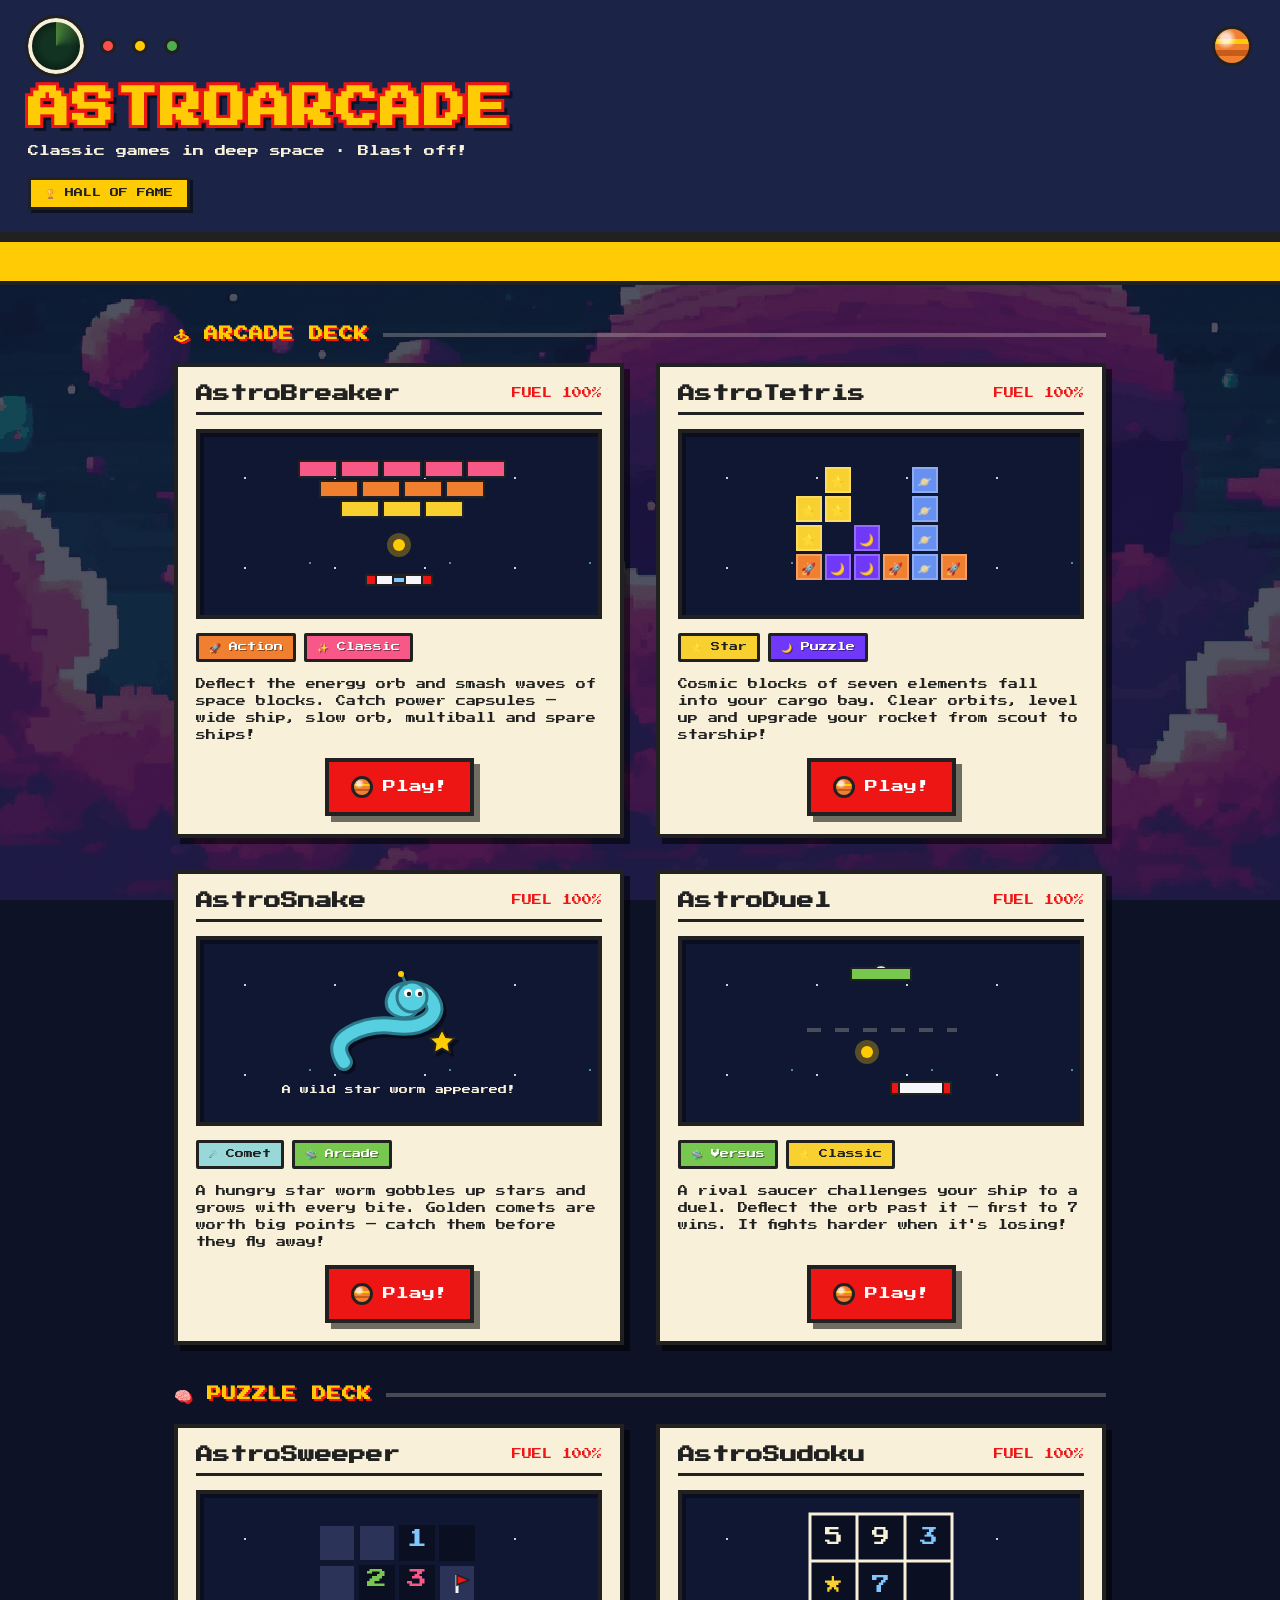
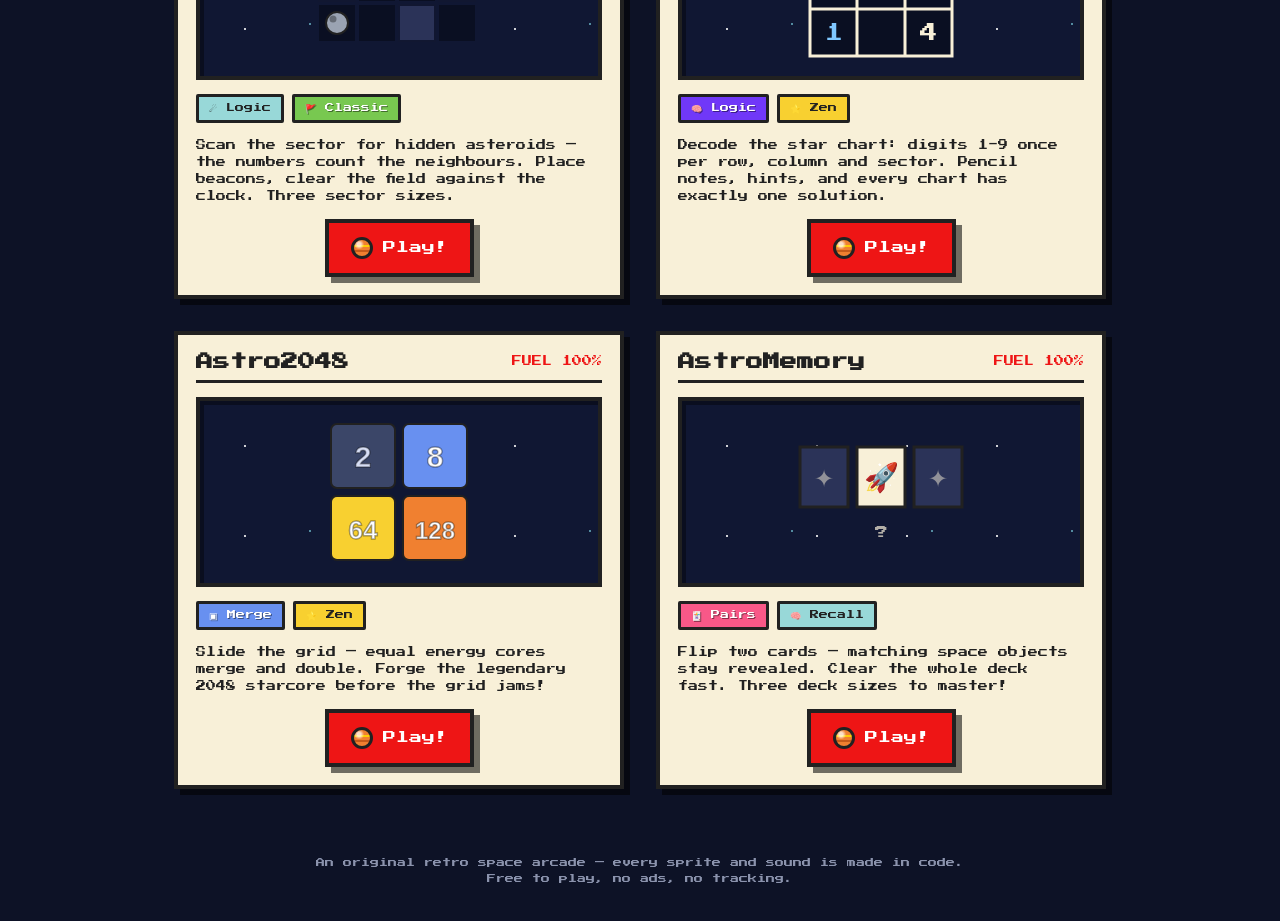
<file: index.html>
<!DOCTYPE html>
<html lang="en">
<head>
  <meta charset="UTF-8">
  <meta name="viewport" content="width=device-width, initial-scale=1.0">
  <title>AstroArcade — Classic Games in Space</title>
  <link rel="icon" href="data:image/svg+xml,%3Csvg xmlns='http://www.w3.org/2000/svg' viewBox='0 0 100 100'%3E%3Cellipse cx='50' cy='54' rx='46' ry='14' fill='none' stroke='%23ffcb05' stroke-width='7' transform='rotate(-18 50 54)'/%3E%3Ccircle cx='50' cy='50' r='28' fill='%23f08030' stroke='%23212121' stroke-width='6'/%3E%3Cpath d='M28 44 a28 28 0 0 1 44 -8' fill='none' stroke='%23ffcb05' stroke-width='8'/%3E%3C/svg%3E">
  <link rel="preconnect" href="https://fonts.googleapis.com">
  <link rel="preconnect" href="https://fonts.gstatic.com" crossorigin>
  <link href="https://fonts.googleapis.com/css2?family=Press+Start+2P&display=swap" rel="stylesheet">
  <link rel="stylesheet" href="assets/css/theme.css?v=10">
  <link rel="stylesheet" href="assets/css/hub.css?v=10">
</head>
<body>

  <header class="pokedex-top">
    <div class="pokedex-top__hardware">
      <div class="dex-lens" aria-hidden="true"></div>
      <div class="dex-led dex-led--red" aria-hidden="true"></div>
      <div class="dex-led dex-led--yellow" aria-hidden="true"></div>
      <div class="dex-led dex-led--green" aria-hidden="true"></div>
      <div class="pokeball pokeball--bounce" style="margin-left:auto" aria-hidden="true"></div>
    </div>
    <h1>ASTROARCADE</h1>
    <p>Classic games in deep space · Blast off!</p>
    <a class="hall-link" href="records/index.html">🏆 HALL OF FAME</a>
  </header>

  <div class="ticker" aria-hidden="true">
    <div class="ticker__inner">
      🛸 NEW: ASTRODUEL, ASTRO2048 and ASTROMEMORY! &nbsp;·&nbsp; 🏆 Check the HALL OF FAME! &nbsp;·&nbsp;
      🚀 Eight games and counting &nbsp;·&nbsp; 🧱 Smash blocks, scan sectors, decode charts! &nbsp;·&nbsp; ⭐ High scores are saved in your Star Log
    </div>
  </div>

  <main>

  <h2 class="deck-title">🕹 ARCADE DECK</h2>
  <div class="games-grid">

    <!-- ======== Card: AstroBreaker ======== -->
    <article class="game-card">
      <div class="game-card__head">
        <h2>AstroBreaker</h2>
        <span class="game-card__hp">FUEL 100%</span>
      </div>

      <div class="game-card__screen">
        <svg width="230" height="150" viewBox="0 0 230 150" xmlns="http://www.w3.org/2000/svg" aria-hidden="true">
          <g stroke="#212121" stroke-width="2">
            <rect x="15" y="12" width="38" height="16" fill="#f85888"/>
            <rect x="57" y="12" width="38" height="16" fill="#f85888"/>
            <rect x="99" y="12" width="38" height="16" fill="#f85888"/>
            <rect x="141" y="12" width="38" height="16" fill="#f85888"/>
            <rect x="183" y="12" width="38" height="16" fill="#f85888"/>
            <rect x="36" y="32" width="38" height="16" fill="#f08030"/>
            <rect x="78" y="32" width="38" height="16" fill="#f08030"/>
            <rect x="120" y="32" width="38" height="16" fill="#f08030"/>
            <rect x="162" y="32" width="38" height="16" fill="#f08030"/>
            <rect x="57" y="52" width="38" height="16" fill="#f8d030"/>
            <rect x="99" y="52" width="38" height="16" fill="#f8d030"/>
            <rect x="141" y="52" width="38" height="16" fill="#f8d030"/>
          </g>
          <circle cx="115" cy="96" r="12" fill="rgba(255,203,5,0.3)"/>
          <circle cx="115" cy="96" r="6" fill="#ffcb05"/>
          <g stroke="#212121" stroke-width="2">
            <rect x="82" y="126" width="66" height="10" fill="#f4f6fb"/>
            <rect x="82" y="126" width="10" height="10" fill="#ee1515"/>
            <rect x="138" y="126" width="10" height="10" fill="#ee1515"/>
            <rect x="109" y="128" width="12" height="6" fill="#7fc7ff"/>
          </g>
        </svg>
      </div>

      <div class="game-card__badges">
        <span class="type-badge type-badge--rocket">🚀 Action</span>
        <span class="type-badge type-badge--plasma">✨ Classic</span>
      </div>

      <p class="game-card__desc">
        Deflect the energy orb and smash waves of space blocks.
        Catch power capsules — wide ship, slow orb, multiball and spare ships!
      </p>

      <div class="game-card__actions">
        <a class="poke-btn" href="games/breaker/index.html">
          <span class="pokeball" style="--size:22px" aria-hidden="true"></span>
          Play!
        </a>
      </div>
    </article>

    <!-- ======== Card: AstroTetris ======== -->
    <article class="game-card">
      <div class="game-card__head">
        <h2>AstroTetris</h2>
        <span class="game-card__hp">FUEL 100%</span>
      </div>

      <div class="game-card__screen">
        <div class="tetro-preview" aria-hidden="true">
          <div class="tetro-cell tetro-cell--empty"></div>
          <div class="tetro-cell tetro-cell--star">⭐</div>
          <div class="tetro-cell tetro-cell--empty"></div>
          <div class="tetro-cell tetro-cell--empty"></div>
          <div class="tetro-cell tetro-cell--planet">🪐</div>
          <div class="tetro-cell tetro-cell--empty"></div>

          <div class="tetro-cell tetro-cell--star">⭐</div>
          <div class="tetro-cell tetro-cell--star">⭐</div>
          <div class="tetro-cell tetro-cell--empty"></div>
          <div class="tetro-cell tetro-cell--empty"></div>
          <div class="tetro-cell tetro-cell--planet">🪐</div>
          <div class="tetro-cell tetro-cell--empty"></div>

          <div class="tetro-cell tetro-cell--star">⭐</div>
          <div class="tetro-cell tetro-cell--empty"></div>
          <div class="tetro-cell tetro-cell--moon">🌙</div>
          <div class="tetro-cell tetro-cell--empty"></div>
          <div class="tetro-cell tetro-cell--planet">🪐</div>
          <div class="tetro-cell tetro-cell--empty"></div>

          <div class="tetro-cell tetro-cell--rocket">🚀</div>
          <div class="tetro-cell tetro-cell--moon">🌙</div>
          <div class="tetro-cell tetro-cell--moon">🌙</div>
          <div class="tetro-cell tetro-cell--rocket">🚀</div>
          <div class="tetro-cell tetro-cell--planet">🪐</div>
          <div class="tetro-cell tetro-cell--rocket">🚀</div>
        </div>
      </div>

      <div class="game-card__badges">
        <span class="type-badge type-badge--star">⭐ Star</span>
        <span class="type-badge type-badge--moon">🌙 Puzzle</span>
      </div>

      <p class="game-card__desc">
        Cosmic blocks of seven elements fall into your cargo bay.
        Clear orbits, level up and upgrade your rocket from scout to starship!
      </p>

      <div class="game-card__actions">
        <a class="poke-btn" href="games/tetris/index.html">
          <span class="pokeball" style="--size:22px" aria-hidden="true"></span>
          Play!
        </a>
      </div>
    </article>

    <!-- ======== Card: AstroSnake ======== -->
    <article class="game-card">
      <div class="game-card__head">
        <h2>AstroSnake</h2>
        <span class="game-card__hp">FUEL 100%</span>
      </div>

      <div class="game-card__screen">
        <div class="whos-that">
          <!-- The star worm (original art) -->
          <svg width="150" height="110" viewBox="0 0 150 110" xmlns="http://www.w3.org/2000/svg" role="img" aria-label="A teal star worm">
            <path d="M20 95 q-12 -18 6 -28 q20 -11 44 -8 q22 3 34 -6 q12 -10 2 -22 q-8 -10 -24 -8 q-10 2 -12 10 q-2 8 8 10 q8 1 10 -5"
                  fill="none" stroke="#2b7a8c" stroke-width="18" stroke-linecap="round"/>
            <path d="M20 95 q-12 -18 6 -28 q20 -11 44 -8 q22 3 34 -6 q12 -10 2 -22 q-8 -10 -24 -8 q-10 2 -12 10 q-2 8 8 10 q8 1 10 -5"
                  fill="none" stroke="#56cfe1" stroke-width="12" stroke-linecap="round"/>
            <circle cx="88" cy="30" r="15" fill="#56cfe1" stroke="#2b7a8c" stroke-width="3"/>
            <line x1="82" y1="17" x2="78" y2="8" stroke="#2b7a8c" stroke-width="3" stroke-linecap="round"/>
            <circle cx="77" cy="7" r="3" fill="#ffcb05"/>
            <circle cx="84" cy="26" r="4" fill="#fff"/><circle cx="85" cy="27" r="2.2" fill="#212121"/>
            <circle cx="95" cy="26" r="4" fill="#fff"/><circle cx="96" cy="27" r="2.2" fill="#212121"/>
            <path d="M118 62 l4 8 9 1 -6.5 6 1.5 9 -8 -4.5 -8 4.5 1.5 -9 -6.5 -6 9 -1 z"
                  fill="#ffcb05" stroke="#212121" stroke-width="2" stroke-linejoin="round"/>
          </svg>
          <span>A wild star worm appeared!</span>
        </div>
      </div>

      <div class="game-card__badges">
        <span class="type-badge type-badge--comet">☄ Comet</span>
        <span class="type-badge type-badge--ufo">🛸 Arcade</span>
      </div>

      <p class="game-card__desc">
        A hungry star worm gobbles up stars and grows with every bite.
        Golden comets are worth big points — catch them before they fly away!
      </p>

      <div class="game-card__actions">
        <a class="poke-btn" href="games/snake/index.html">
          <span class="pokeball" style="--size:22px" aria-hidden="true"></span>
          Play!
        </a>
      </div>
    </article>

    <!-- ======== Card: AstroDuel ======== -->
    <article class="game-card">
      <div class="game-card__head">
        <h2>AstroDuel</h2>
        <span class="game-card__hp">FUEL 100%</span>
      </div>

      <div class="game-card__screen">
        <svg width="160" height="150" viewBox="0 0 160 150" xmlns="http://www.w3.org/2000/svg" aria-hidden="true">
          <g stroke="#212121" stroke-width="2">
            <rect x="50" y="12" width="60" height="12" fill="#78c850"/>
            <rect x="90" y="126" width="60" height="12" fill="#f4f6fb"/>
            <rect x="90" y="126" width="8" height="12" fill="#ee1515"/>
            <rect x="142" y="126" width="8" height="12" fill="#ee1515"/>
          </g>
          <path d="M74 12 a8 8 0 0 1 12 0" fill="#d7f4fa" stroke="#212121" stroke-width="2"/>
          <g fill="rgba(248,240,216,0.25)">
            <rect x="6" y="72" width="14" height="4"/>
            <rect x="34" y="72" width="14" height="4"/>
            <rect x="62" y="72" width="14" height="4"/>
            <rect x="90" y="72" width="14" height="4"/>
            <rect x="118" y="72" width="14" height="4"/>
            <rect x="146" y="72" width="10" height="4"/>
          </g>
          <circle cx="66" cy="96" r="12" fill="rgba(255,203,5,0.3)"/>
          <circle cx="66" cy="96" r="6" fill="#ffcb05"/>
        </svg>
      </div>

      <div class="game-card__badges">
        <span class="type-badge type-badge--ufo">🛸 Versus</span>
        <span class="type-badge type-badge--star">⭐ Classic</span>
      </div>

      <p class="game-card__desc">
        A rival saucer challenges your ship to a duel. Deflect the orb
        past it — first to 7 wins. It fights harder when it's losing!
      </p>

      <div class="game-card__actions">
        <a class="poke-btn" href="games/duel/index.html">
          <span class="pokeball" style="--size:22px" aria-hidden="true"></span>
          Play!
        </a>
      </div>
    </article>

  </div>

  <h2 class="deck-title">🧠 PUZZLE DECK</h2>
  <div class="games-grid">

    <!-- ======== Card: AstroSweeper ======== -->
    <article class="game-card">
      <div class="game-card__head">
        <h2>AstroSweeper</h2>
        <span class="game-card__hp">FUEL 100%</span>
      </div>

      <div class="game-card__screen">
        <svg width="180" height="140" viewBox="0 0 180 140" xmlns="http://www.w3.org/2000/svg" aria-hidden="true">
          <g>
            <rect x="10" y="10" width="36" height="36" fill="#2b3358" stroke="#111731" stroke-width="2"/>
            <rect x="50" y="10" width="36" height="36" fill="#2b3358" stroke="#111731" stroke-width="2"/>
            <rect x="90" y="10" width="36" height="36" fill="#0a0f22"/>
            <rect x="130" y="10" width="36" height="36" fill="#0a0f22"/>
            <rect x="10" y="50" width="36" height="36" fill="#2b3358" stroke="#111731" stroke-width="2"/>
            <rect x="50" y="50" width="36" height="36" fill="#0a0f22"/>
            <rect x="90" y="50" width="36" height="36" fill="#0a0f22"/>
            <rect x="130" y="50" width="36" height="36" fill="#2b3358" stroke="#111731" stroke-width="2"/>
            <rect x="10" y="90" width="36" height="36" fill="#0a0f22"/>
            <rect x="50" y="90" width="36" height="36" fill="#0a0f22"/>
            <rect x="90" y="90" width="36" height="36" fill="#2b3358" stroke="#111731" stroke-width="2"/>
            <rect x="130" y="90" width="36" height="36" fill="#0a0f22"/>
          </g>
          <text x="108" y="34" font-size="20" fill="#7fc7ff" font-family="'Press Start 2P', monospace" text-anchor="middle">1</text>
          <text x="68" y="74" font-size="20" fill="#78c850" font-family="'Press Start 2P', monospace" text-anchor="middle">2</text>
          <text x="108" y="74" font-size="20" fill="#f85888" font-family="'Press Start 2P', monospace" text-anchor="middle">3</text>
          <circle cx="28" cy="108" r="11" fill="#9aa3b2" stroke="#212121" stroke-width="2"/>
          <circle cx="24" cy="104" r="3.5" fill="rgba(0,0,0,0.35)"/>
          <line x1="148" y1="60" x2="148" y2="78" stroke="#f4f6fb" stroke-width="3"/>
          <path d="M148 60 l12 5 -12 5 z" fill="#ee1515" stroke="#212121" stroke-width="1.5"/>
        </svg>
      </div>

      <div class="game-card__badges">
        <span class="type-badge type-badge--comet">☄ Logic</span>
        <span class="type-badge type-badge--ufo">🚩 Classic</span>
      </div>

      <p class="game-card__desc">
        Scan the sector for hidden asteroids — the numbers count the neighbours.
        Place beacons, clear the field against the clock. Three sector sizes.
      </p>

      <div class="game-card__actions">
        <a class="poke-btn" href="games/sweeper/index.html">
          <span class="pokeball" style="--size:22px" aria-hidden="true"></span>
          Play!
        </a>
      </div>
    </article>

    <!-- ======== Card: AstroSudoku ======== -->
    <article class="game-card">
      <div class="game-card__head">
        <h2>AstroSudoku</h2>
        <span class="game-card__hp">FUEL 100%</span>
      </div>

      <div class="game-card__screen">
        <svg width="150" height="150" viewBox="0 0 150 150" xmlns="http://www.w3.org/2000/svg" aria-hidden="true">
          <rect x="4" y="4" width="142" height="142" fill="#0a0f22" stroke="#f8f0d8" stroke-width="3"/>
          <line x1="51" y1="4" x2="51" y2="146" stroke="#f8f0d8" stroke-width="3"/>
          <line x1="99" y1="4" x2="99" y2="146" stroke="#f8f0d8" stroke-width="3"/>
          <line x1="4" y1="51" x2="146" y2="51" stroke="#f8f0d8" stroke-width="3"/>
          <line x1="4" y1="99" x2="146" y2="99" stroke="#f8f0d8" stroke-width="3"/>
          <g font-family="'Press Start 2P', monospace" font-size="18" text-anchor="middle">
            <text x="28" y="36" fill="#f8f0d8">5</text>
            <text x="123" y="36" fill="#7fc7ff">3</text>
            <text x="75" y="84" fill="#7fc7ff">7</text>
            <text x="28" y="132" fill="#7fc7ff">1</text>
            <text x="75" y="36" fill="#f8f0d8">9</text>
            <text x="123" y="132" fill="#f8f0d8">4</text>
            <text x="28" y="84" fill="#f8d030">★</text>
          </g>
        </svg>
      </div>

      <div class="game-card__badges">
        <span class="type-badge type-badge--moon">🧠 Logic</span>
        <span class="type-badge type-badge--star">⭐ Zen</span>
      </div>

      <p class="game-card__desc">
        Decode the star chart: digits 1-9 once per row, column and sector.
        Pencil notes, hints, and every chart has exactly one solution.
      </p>

      <div class="game-card__actions">
        <a class="poke-btn" href="games/sudoku/index.html">
          <span class="pokeball" style="--size:22px" aria-hidden="true"></span>
          Play!
        </a>
      </div>
    </article>

    <!-- ======== Card: Astro2048 ======== -->
    <article class="game-card">
      <div class="game-card__head">
        <h2>Astro2048</h2>
        <span class="game-card__hp">FUEL 100%</span>
      </div>

      <div class="game-card__screen">
        <svg width="160" height="160" viewBox="0 0 160 160" xmlns="http://www.w3.org/2000/svg" aria-hidden="true">
          <g stroke="#212121" stroke-width="2">
            <rect x="12" y="12" width="64" height="64" rx="6" fill="#3b4668"/>
            <rect x="84" y="12" width="64" height="64" rx="6" fill="#6890f0"/>
            <rect x="12" y="84" width="64" height="64" rx="6" fill="#f8d030"/>
            <rect x="84" y="84" width="64" height="64" rx="6" fill="#f08030"/>
          </g>
          <g font-family="Arial, sans-serif" font-weight="900" text-anchor="middle" fill="#ffffff" stroke="rgba(0,0,0,0.35)" stroke-width="1.5">
            <text x="44" y="55" font-size="30" fill="#d7def5">2</text>
            <text x="116" y="55" font-size="30">8</text>
            <text x="44" y="127" font-size="26">64</text>
            <text x="116" y="127" font-size="24">128</text>
          </g>
        </svg>
      </div>

      <div class="game-card__badges">
        <span class="type-badge type-badge--planet">▣ Merge</span>
        <span class="type-badge type-badge--star">⭐ Zen</span>
      </div>

      <p class="game-card__desc">
        Slide the grid — equal energy cores merge and double.
        Forge the legendary 2048 starcore before the grid jams!
      </p>

      <div class="game-card__actions">
        <a class="poke-btn" href="games/2048/index.html">
          <span class="pokeball" style="--size:22px" aria-hidden="true"></span>
          Play!
        </a>
      </div>
    </article>

    <!-- ======== Card: AstroMemory ======== -->
    <article class="game-card">
      <div class="game-card__head">
        <h2>AstroMemory</h2>
        <span class="game-card__hp">FUEL 100%</span>
      </div>

      <div class="game-card__screen">
        <svg width="190" height="150" viewBox="0 0 190 150" xmlns="http://www.w3.org/2000/svg" aria-hidden="true">
          <g stroke="#212121" stroke-width="3">
            <rect x="14" y="30" width="48" height="60" fill="#2b3358"/>
            <rect x="71" y="30" width="48" height="60" fill="#f8f0d8"/>
            <rect x="128" y="30" width="48" height="60" fill="#2b3358"/>
          </g>
          <text x="38" y="70" font-size="24" text-anchor="middle" fill="rgba(248,240,216,0.5)">✦</text>
          <text x="95" y="70" font-size="28" text-anchor="middle">🚀</text>
          <text x="152" y="70" font-size="24" text-anchor="middle" fill="rgba(248,240,216,0.5)">✦</text>
          <text x="95" y="122" font-size="13" text-anchor="middle" fill="rgba(248,240,216,0.7)">?</text>
        </svg>
      </div>

      <div class="game-card__badges">
        <span class="type-badge type-badge--plasma">🃏 Pairs</span>
        <span class="type-badge type-badge--comet">🧠 Recall</span>
      </div>

      <p class="game-card__desc">
        Flip two cards — matching space objects stay revealed.
        Clear the whole deck fast. Three deck sizes to master!
      </p>

      <div class="game-card__actions">
        <a class="poke-btn" href="games/memory/index.html">
          <span class="pokeball" style="--size:22px" aria-hidden="true"></span>
          Play!
        </a>
      </div>
    </article>

  </div>

  </main>

  <footer class="arcade-footer">
    An original retro space arcade — every sprite and sound is made in code.<br>
    Free to play, no ads, no tracking.
  </footer>

</body>
</html>
</file>
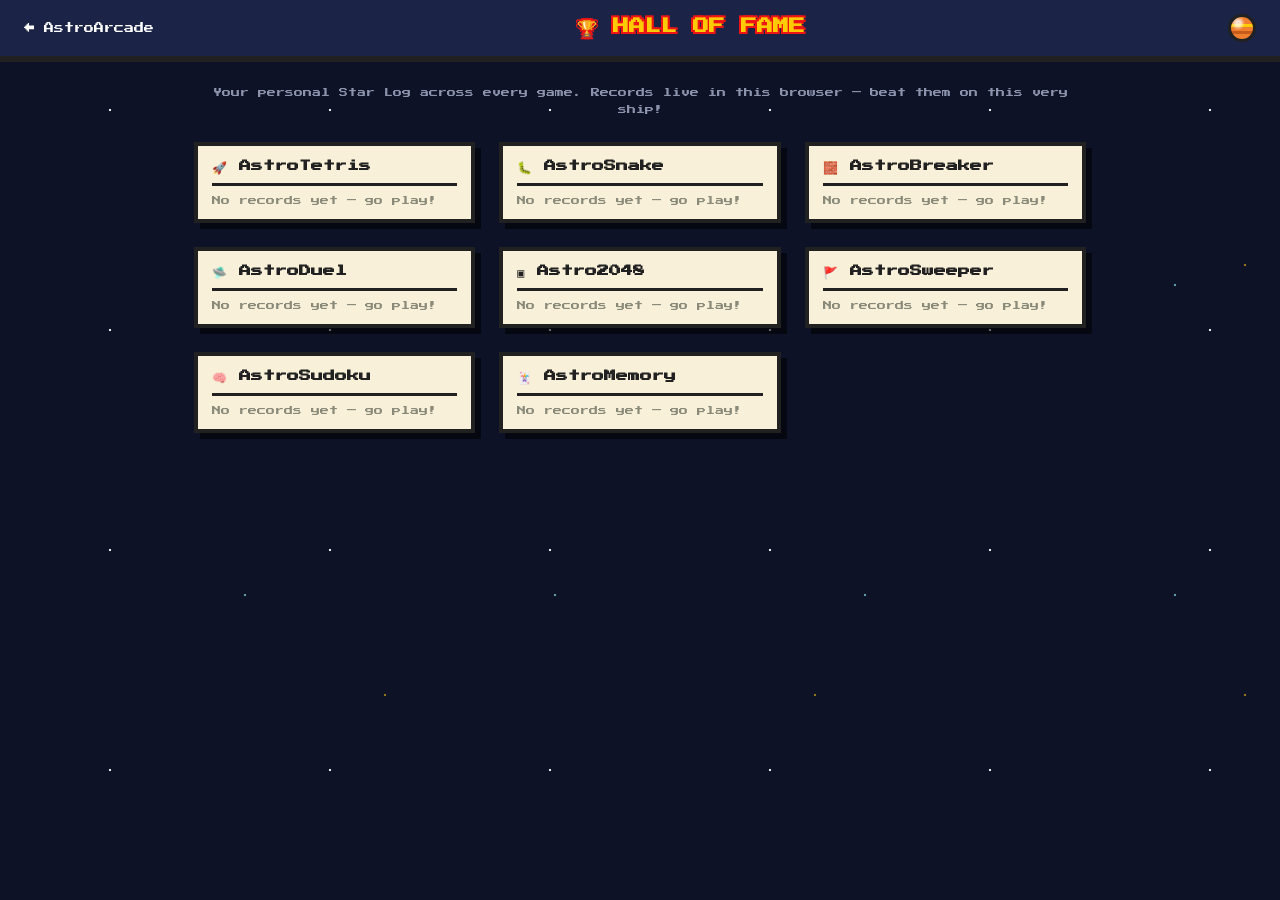
<file: records/index.html>
<!DOCTYPE html>
<html lang="en">
<head>
  <meta charset="UTF-8">
  <meta name="viewport" content="width=device-width, initial-scale=1.0">
  <title>Hall of Fame — AstroArcade</title>
  <link rel="icon" href="data:image/svg+xml,%3Csvg xmlns='http://www.w3.org/2000/svg' viewBox='0 0 100 100'%3E%3Cellipse cx='50' cy='54' rx='46' ry='14' fill='none' stroke='%23ffcb05' stroke-width='7' transform='rotate(-18 50 54)'/%3E%3Ccircle cx='50' cy='50' r='28' fill='%23f08030' stroke='%23212121' stroke-width='6'/%3E%3Cpath d='M28 44 a28 28 0 0 1 44 -8' fill='none' stroke='%23ffcb05' stroke-width='8'/%3E%3C/svg%3E">
  <link rel="preconnect" href="https://fonts.googleapis.com">
  <link rel="preconnect" href="https://fonts.gstatic.com" crossorigin>
  <link href="https://fonts.googleapis.com/css2?family=Press+Start+2P&display=swap" rel="stylesheet">
  <link rel="stylesheet" href="../assets/css/theme.css?v=1">
  <link rel="stylesheet" href="records.css?v=1">
</head>
<body>

  <header class="game-header">
    <a class="back-link" href="../index.html">← AstroArcade</a>
    <h1>🏆 HALL OF FAME</h1>
    <div class="pokeball" style="--size:28px" aria-hidden="true"></div>
  </header>

  <p class="records-note">
    Your personal Star Log across every game. Records live in this
    browser — beat them on this very ship!
  </p>

  <main class="records-grid" id="records-grid"></main>

  <script src="records.js?v=1"></script>
</body>
</html>
</file>
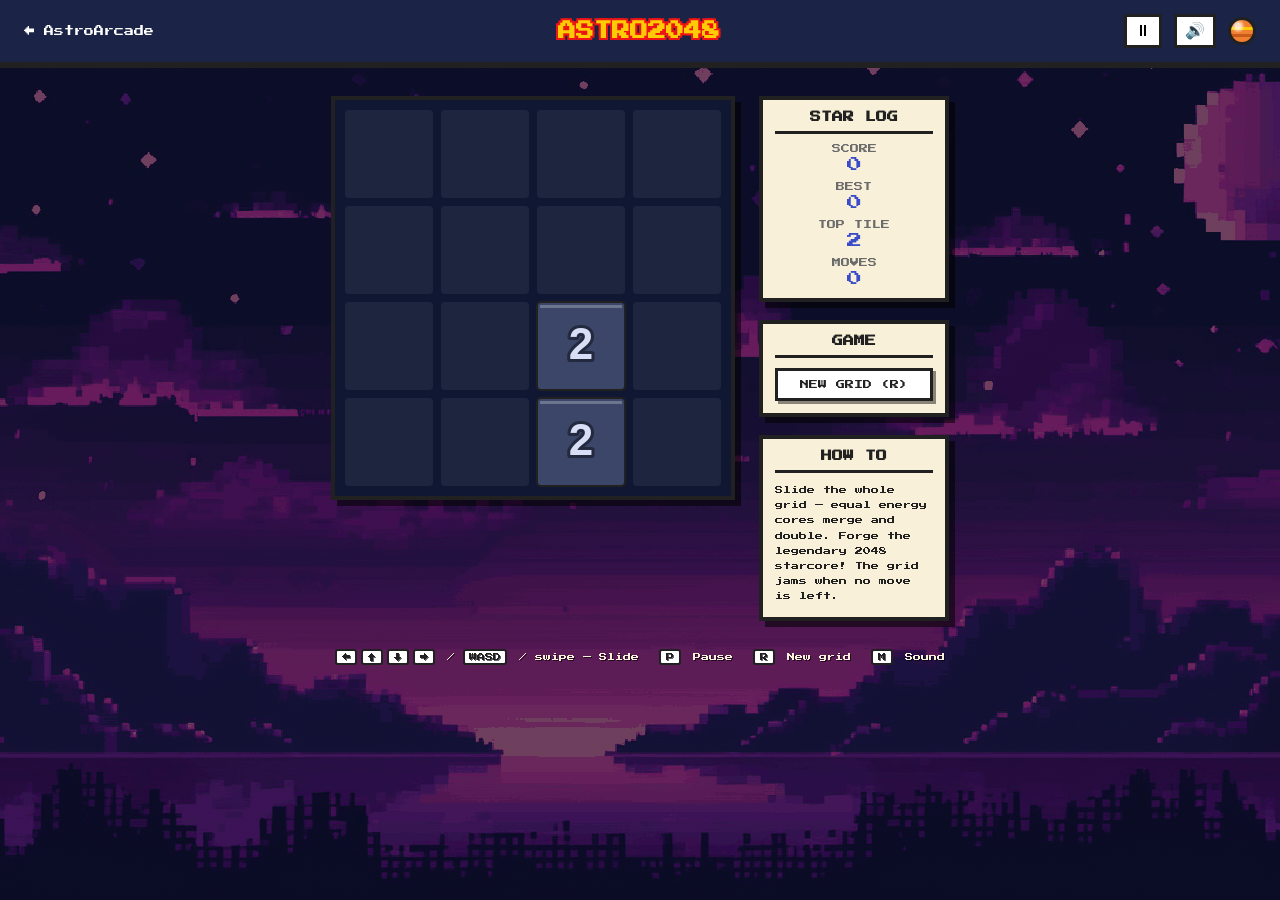
<file: games/2048/index.html>
<!DOCTYPE html>
<html lang="en">
<head>
  <meta charset="UTF-8">
  <meta name="viewport" content="width=device-width, initial-scale=1.0">
  <title>Astro2048</title>
  <link rel="icon" href="data:image/svg+xml,%3Csvg xmlns='http://www.w3.org/2000/svg' viewBox='0 0 100 100'%3E%3Cellipse cx='50' cy='54' rx='46' ry='14' fill='none' stroke='%23ffcb05' stroke-width='7' transform='rotate(-18 50 54)'/%3E%3Ccircle cx='50' cy='50' r='28' fill='%23f08030' stroke='%23212121' stroke-width='6'/%3E%3Cpath d='M28 44 a28 28 0 0 1 44 -8' fill='none' stroke='%23ffcb05' stroke-width='8'/%3E%3C/svg%3E">
  <link rel="preconnect" href="https://fonts.googleapis.com">
  <link rel="preconnect" href="https://fonts.gstatic.com" crossorigin>
  <link href="https://fonts.googleapis.com/css2?family=Press+Start+2P&display=swap" rel="stylesheet">
  <link rel="stylesheet" href="../../assets/css/theme.css?v=2">
  <link rel="stylesheet" href="g2048.css?v=2">
</head>
<body>

  <header class="game-header">
    <a class="back-link" href="../../index.html">← AstroArcade</a>
    <h1>ASTRO2048</h1>
    <div class="header-right">
      <button id="btn-pause" class="sound-btn" title="Pause (P)">⏸</button>
      <button id="btn-sound" class="sound-btn" title="Sound on/off (M)">🔊</button>
      <div class="pokeball" style="--size:28px" aria-hidden="true"></div>
    </div>
  </header>

  <main class="g2048-layout">

    <!-- Playfield -->
    <div class="board-wrap">
      <canvas id="board" width="396" height="396"></canvas>
      <div class="fx-label" id="fx"></div>
      <div class="overlay" id="overlay" hidden>
        <h2 id="overlay-title">ASTRO2048</h2>
        <p id="overlay-text"></p>
        <div class="ranking-box" id="ranking-box" hidden>
          <span class="ranking-title">★ TOP CORES ★</span>
          <ol class="ranking" id="ranking"></ol>
        </div>
      </div>
    </div>

    <!-- Stats -->
    <aside class="side-panel">
      <div class="panel-box">
        <h3>STAR LOG</h3>
        <div class="stat-row">
          <span class="stat-label">SCORE</span>
          <span class="stat-value" id="stat-score">0</span>
        </div>
        <div class="stat-row">
          <span class="stat-label">BEST</span>
          <span class="stat-value" id="stat-best">0</span>
        </div>
        <div class="stat-row">
          <span class="stat-label">TOP TILE</span>
          <span class="stat-value" id="stat-tile">2</span>
        </div>
        <div class="stat-row">
          <span class="stat-label">MOVES</span>
          <span class="stat-value" id="stat-moves">0</span>
        </div>
      </div>
      <div class="panel-box">
        <h3>GAME</h3>
        <div class="diff-list">
          <button type="button" class="diff-btn" id="btn-new">NEW GRID (R)</button>
        </div>
      </div>
      <div class="panel-box">
        <h3>HOW TO</h3>
        <p class="howto">
          Slide the whole grid — equal energy cores merge and double.
          Forge the legendary 2048 starcore! The grid jams when no
          move is left.
        </p>
      </div>
    </aside>

  </main>

  <!-- Controls reference -->
  <footer class="controls-strip">
    <span><kbd>←</kbd><kbd>↑</kbd><kbd>↓</kbd><kbd>→</kbd> / <kbd>WASD</kbd> / swipe — Slide</span>
    <span><kbd>P</kbd> Pause</span>
    <span><kbd>R</kbd> New grid</span>
    <span><kbd>M</kbd> Sound</span>
  </footer>

  <script src="js/engine.js?v=2"></script>
  <script src="js/sound.js?v=2"></script>
  <script src="js/render.js?v=2"></script>
  <script src="js/main.js?v=2"></script>
</body>
</html>
</file>
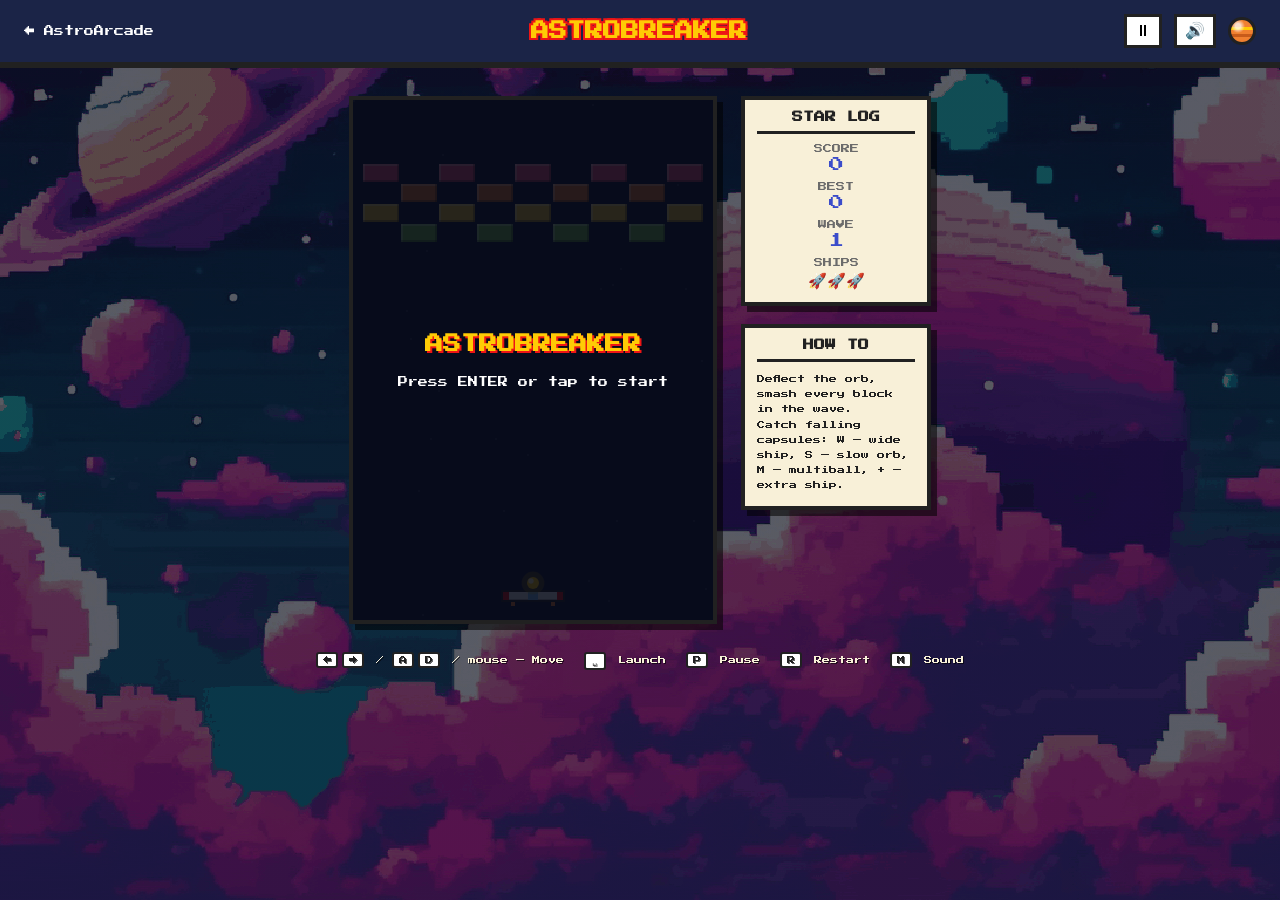
<file: games/breaker/index.html>
<!DOCTYPE html>
<html lang="en">
<head>
  <meta charset="UTF-8">
  <meta name="viewport" content="width=device-width, initial-scale=1.0">
  <title>AstroBreaker</title>
  <link rel="icon" href="data:image/svg+xml,%3Csvg xmlns='http://www.w3.org/2000/svg' viewBox='0 0 100 100'%3E%3Cellipse cx='50' cy='54' rx='46' ry='14' fill='none' stroke='%23ffcb05' stroke-width='7' transform='rotate(-18 50 54)'/%3E%3Ccircle cx='50' cy='50' r='28' fill='%23f08030' stroke='%23212121' stroke-width='6'/%3E%3Cpath d='M28 44 a28 28 0 0 1 44 -8' fill='none' stroke='%23ffcb05' stroke-width='8'/%3E%3C/svg%3E">
  <link rel="preconnect" href="https://fonts.googleapis.com">
  <link rel="preconnect" href="https://fonts.gstatic.com" crossorigin>
  <link href="https://fonts.googleapis.com/css2?family=Press+Start+2P&display=swap" rel="stylesheet">
  <link rel="stylesheet" href="../../assets/css/theme.css?v=3">
  <link rel="stylesheet" href="breaker.css?v=3">
</head>
<body>

  <header class="game-header">
    <a class="back-link" href="../../index.html">← AstroArcade</a>
    <h1>ASTROBREAKER</h1>
    <div class="header-right">
      <button id="btn-pause" class="sound-btn" title="Pause (P)">⏸</button>
      <button id="btn-sound" class="sound-btn" title="Sound on/off (M)">🔊</button>
      <div class="pokeball" style="--size:28px" aria-hidden="true"></div>
    </div>
  </header>

  <main class="breaker-layout">

    <!-- Playfield -->
    <div class="board-wrap">
      <canvas id="board" width="360" height="520"></canvas>
      <div class="fx-label" id="fx"></div>
      <div class="overlay" id="overlay">
        <h2 id="overlay-title">ASTROBREAKER</h2>
        <p id="overlay-text">Press ENTER or tap to start</p>
        <div class="ranking-box" id="ranking-box" hidden>
          <span class="ranking-title">★ TOP PILOTS ★</span>
          <ol class="ranking" id="ranking"></ol>
        </div>
      </div>
    </div>

    <!-- Stats -->
    <aside class="side-panel">
      <div class="panel-box">
        <h3>STAR LOG</h3>
        <div class="stat-row">
          <span class="stat-label">SCORE</span>
          <span class="stat-value" id="stat-score">0</span>
        </div>
        <div class="stat-row">
          <span class="stat-label">BEST</span>
          <span class="stat-value" id="stat-best">0</span>
        </div>
        <div class="stat-row">
          <span class="stat-label">WAVE</span>
          <span class="stat-value" id="stat-wave">1</span>
        </div>
        <div class="stat-row">
          <span class="stat-label">SHIPS</span>
          <span class="stat-value" id="stat-ships">🚀🚀🚀</span>
        </div>
      </div>
      <div class="panel-box">
        <h3>HOW TO</h3>
        <p class="howto">
          Deflect the orb, smash every block in the wave.<br>
          Catch falling capsules: W — wide ship, S — slow orb,
          M — multiball, + — extra ship.
        </p>
      </div>
    </aside>

  </main>

  <!-- Controls reference -->
  <footer class="controls-strip">
    <span><kbd>←</kbd><kbd>→</kbd> / <kbd>A</kbd><kbd>D</kbd> / mouse — Move</span>
    <span><kbd>␣</kbd> Launch</span>
    <span><kbd>P</kbd> Pause</span>
    <span><kbd>R</kbd> Restart</span>
    <span><kbd>M</kbd> Sound</span>
  </footer>

  <script src="js/engine.js?v=3"></script>
  <script src="js/sound.js?v=3"></script>
  <script src="js/render.js?v=3"></script>
  <script src="js/main.js?v=3"></script>
</body>
</html>
</file>
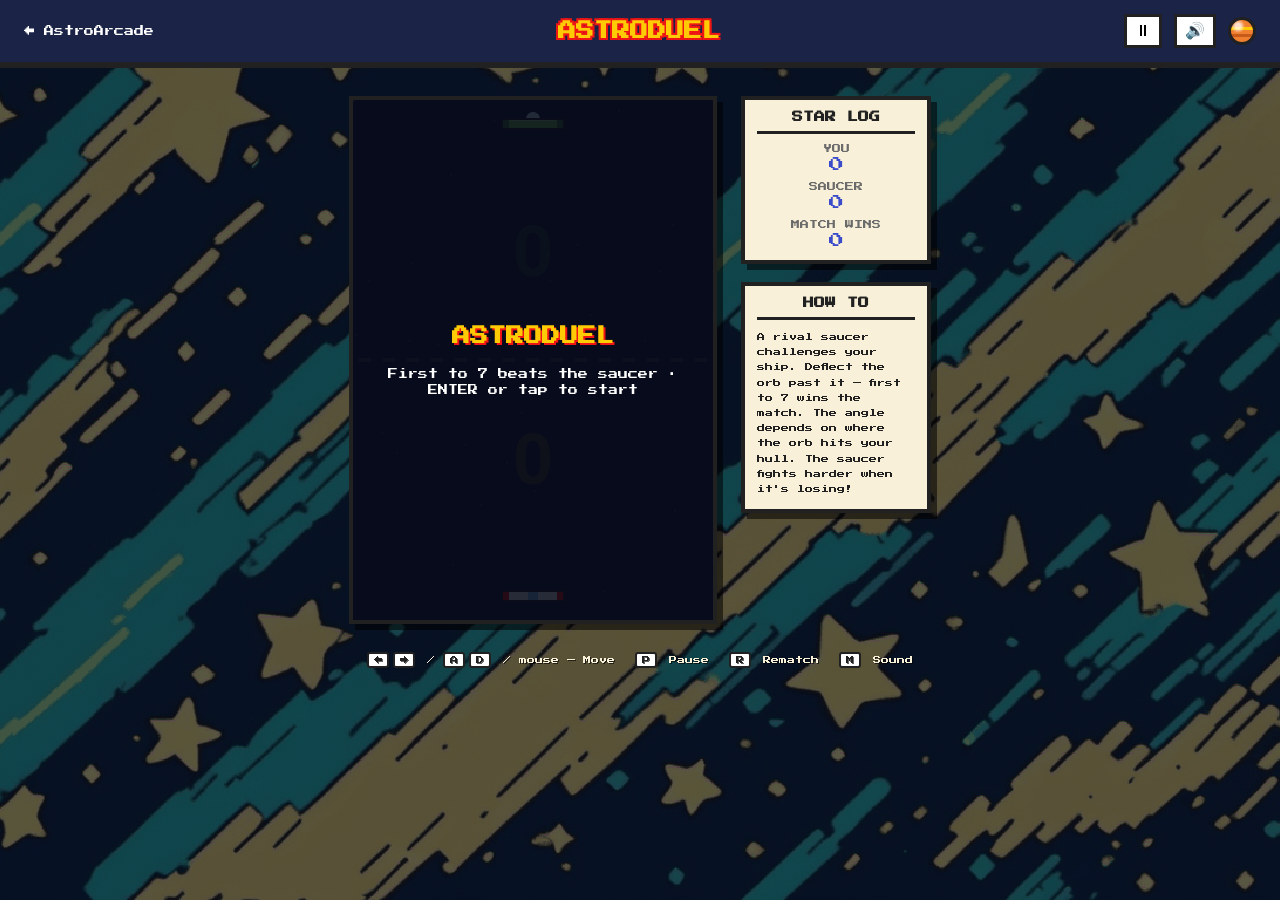
<file: games/duel/index.html>
<!DOCTYPE html>
<html lang="en">
<head>
  <meta charset="UTF-8">
  <meta name="viewport" content="width=device-width, initial-scale=1.0">
  <title>AstroDuel</title>
  <link rel="icon" href="data:image/svg+xml,%3Csvg xmlns='http://www.w3.org/2000/svg' viewBox='0 0 100 100'%3E%3Cellipse cx='50' cy='54' rx='46' ry='14' fill='none' stroke='%23ffcb05' stroke-width='7' transform='rotate(-18 50 54)'/%3E%3Ccircle cx='50' cy='50' r='28' fill='%23f08030' stroke='%23212121' stroke-width='6'/%3E%3Cpath d='M28 44 a28 28 0 0 1 44 -8' fill='none' stroke='%23ffcb05' stroke-width='8'/%3E%3C/svg%3E">
  <link rel="preconnect" href="https://fonts.googleapis.com">
  <link rel="preconnect" href="https://fonts.gstatic.com" crossorigin>
  <link href="https://fonts.googleapis.com/css2?family=Press+Start+2P&display=swap" rel="stylesheet">
  <link rel="stylesheet" href="../../assets/css/theme.css?v=2">
  <link rel="stylesheet" href="duel.css?v=2">
</head>
<body>

  <header class="game-header">
    <a class="back-link" href="../../index.html">← AstroArcade</a>
    <h1>ASTRODUEL</h1>
    <div class="header-right">
      <button id="btn-pause" class="sound-btn" title="Pause (P)">⏸</button>
      <button id="btn-sound" class="sound-btn" title="Sound on/off (M)">🔊</button>
      <div class="pokeball" style="--size:28px" aria-hidden="true"></div>
    </div>
  </header>

  <main class="duel-layout">

    <!-- Playfield -->
    <div class="board-wrap">
      <canvas id="board" width="360" height="520"></canvas>
      <div class="fx-label" id="fx"></div>
      <div class="overlay" id="overlay">
        <h2 id="overlay-title">ASTRODUEL</h2>
        <p id="overlay-text">Press ENTER or tap to start</p>
        <div class="ranking-box" id="ranking-box" hidden>
          <span class="ranking-title">★ BEST MATCHES ★</span>
          <ol class="ranking" id="ranking"></ol>
        </div>
      </div>
    </div>

    <!-- Stats -->
    <aside class="side-panel">
      <div class="panel-box">
        <h3>STAR LOG</h3>
        <div class="stat-row">
          <span class="stat-label">YOU</span>
          <span class="stat-value" id="stat-you">0</span>
        </div>
        <div class="stat-row">
          <span class="stat-label">SAUCER</span>
          <span class="stat-value" id="stat-cpu">0</span>
        </div>
        <div class="stat-row">
          <span class="stat-label">MATCH WINS</span>
          <span class="stat-value" id="stat-wins">0</span>
        </div>
      </div>
      <div class="panel-box">
        <h3>HOW TO</h3>
        <p class="howto">
          A rival saucer challenges your ship. Deflect the orb past it —
          first to 7 wins the match. The angle depends on where the orb
          hits your hull. The saucer fights harder when it's losing!
        </p>
      </div>
    </aside>

  </main>

  <!-- Controls reference -->
  <footer class="controls-strip">
    <span><kbd>←</kbd><kbd>→</kbd> / <kbd>A</kbd><kbd>D</kbd> / mouse — Move</span>
    <span><kbd>P</kbd> Pause</span>
    <span><kbd>R</kbd> Rematch</span>
    <span><kbd>M</kbd> Sound</span>
  </footer>

  <script src="js/engine.js?v=2"></script>
  <script src="js/sound.js?v=2"></script>
  <script src="js/render.js?v=2"></script>
  <script src="js/main.js?v=2"></script>
</body>
</html>
</file>
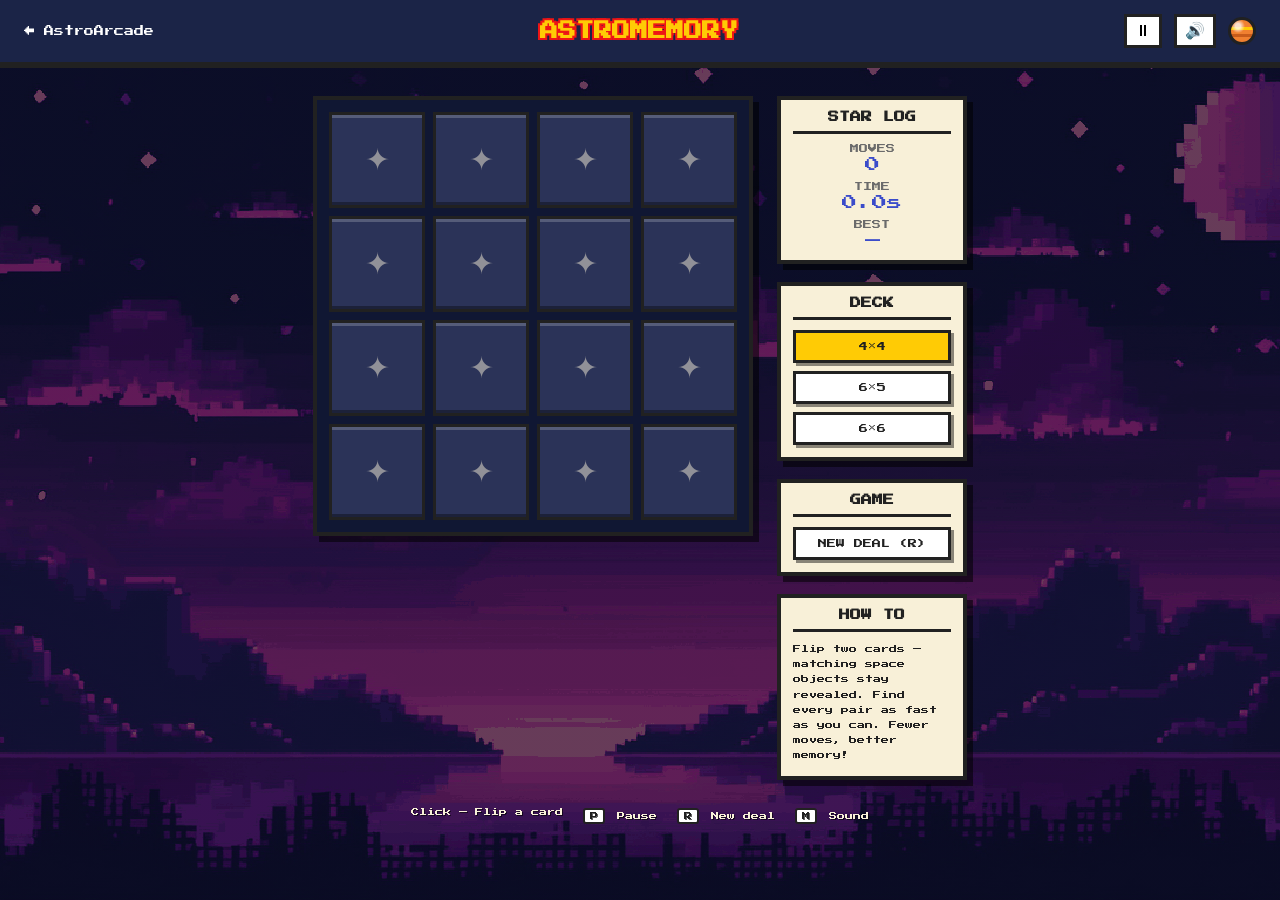
<file: games/memory/index.html>
<!DOCTYPE html>
<html lang="en">
<head>
  <meta charset="UTF-8">
  <meta name="viewport" content="width=device-width, initial-scale=1.0">
  <title>AstroMemory</title>
  <link rel="icon" href="data:image/svg+xml,%3Csvg xmlns='http://www.w3.org/2000/svg' viewBox='0 0 100 100'%3E%3Cellipse cx='50' cy='54' rx='46' ry='14' fill='none' stroke='%23ffcb05' stroke-width='7' transform='rotate(-18 50 54)'/%3E%3Ccircle cx='50' cy='50' r='28' fill='%23f08030' stroke='%23212121' stroke-width='6'/%3E%3Cpath d='M28 44 a28 28 0 0 1 44 -8' fill='none' stroke='%23ffcb05' stroke-width='8'/%3E%3C/svg%3E">
  <link rel="preconnect" href="https://fonts.googleapis.com">
  <link rel="preconnect" href="https://fonts.gstatic.com" crossorigin>
  <link href="https://fonts.googleapis.com/css2?family=Press+Start+2P&display=swap" rel="stylesheet">
  <link rel="stylesheet" href="../../assets/css/theme.css?v=1">
  <link rel="stylesheet" href="memory.css?v=1">
</head>
<body>

  <header class="game-header">
    <a class="back-link" href="../../index.html">← AstroArcade</a>
    <h1>ASTROMEMORY</h1>
    <div class="header-right">
      <button id="btn-pause" class="sound-btn" title="Pause (P)">⏸</button>
      <button id="btn-sound" class="sound-btn" title="Sound on/off (M)">🔊</button>
      <div class="pokeball" style="--size:28px" aria-hidden="true"></div>
    </div>
  </header>

  <main class="memory-layout">

    <!-- Card table -->
    <div class="cards-wrap">
      <div class="cards" id="cards"></div>
      <div class="overlay" id="overlay" hidden>
        <h2 id="overlay-title">ASTROMEMORY</h2>
        <p id="overlay-text"></p>
        <div class="ranking-box" id="ranking-box" hidden>
          <span class="ranking-title">★ BEST RECALLS ★</span>
          <ol class="ranking" id="ranking"></ol>
        </div>
      </div>
    </div>

    <!-- Stats + difficulty -->
    <aside class="side-panel">
      <div class="panel-box">
        <h3>STAR LOG</h3>
        <div class="stat-row">
          <span class="stat-label">MOVES</span>
          <span class="stat-value" id="stat-moves">0</span>
        </div>
        <div class="stat-row">
          <span class="stat-label">TIME</span>
          <span class="stat-value" id="stat-time">0.0s</span>
        </div>
        <div class="stat-row">
          <span class="stat-label">BEST</span>
          <span class="stat-value" id="stat-besttime">—</span>
        </div>
      </div>
      <div class="panel-box">
        <h3>DECK</h3>
        <div class="diff-list">
          <button type="button" class="diff-btn" data-diff="easy">4×4</button>
          <button type="button" class="diff-btn" data-diff="medium">6×5</button>
          <button type="button" class="diff-btn" data-diff="hard">6×6</button>
        </div>
      </div>
      <div class="panel-box">
        <h3>GAME</h3>
        <div class="diff-list">
          <button type="button" class="diff-btn" id="btn-new">NEW DEAL (R)</button>
        </div>
      </div>
      <div class="panel-box">
        <h3>HOW TO</h3>
        <p class="howto">
          Flip two cards — matching space objects stay revealed.
          Find every pair as fast as you can. Fewer moves, better memory!
        </p>
      </div>
    </aside>

  </main>

  <!-- Controls reference -->
  <footer class="controls-strip">
    <span>Click — Flip a card</span>
    <span><kbd>P</kbd> Pause</span>
    <span><kbd>R</kbd> New deal</span>
    <span><kbd>M</kbd> Sound</span>
  </footer>

  <script src="js/sound.js?v=1"></script>
  <script src="js/main.js?v=1"></script>
</body>
</html>
</file>
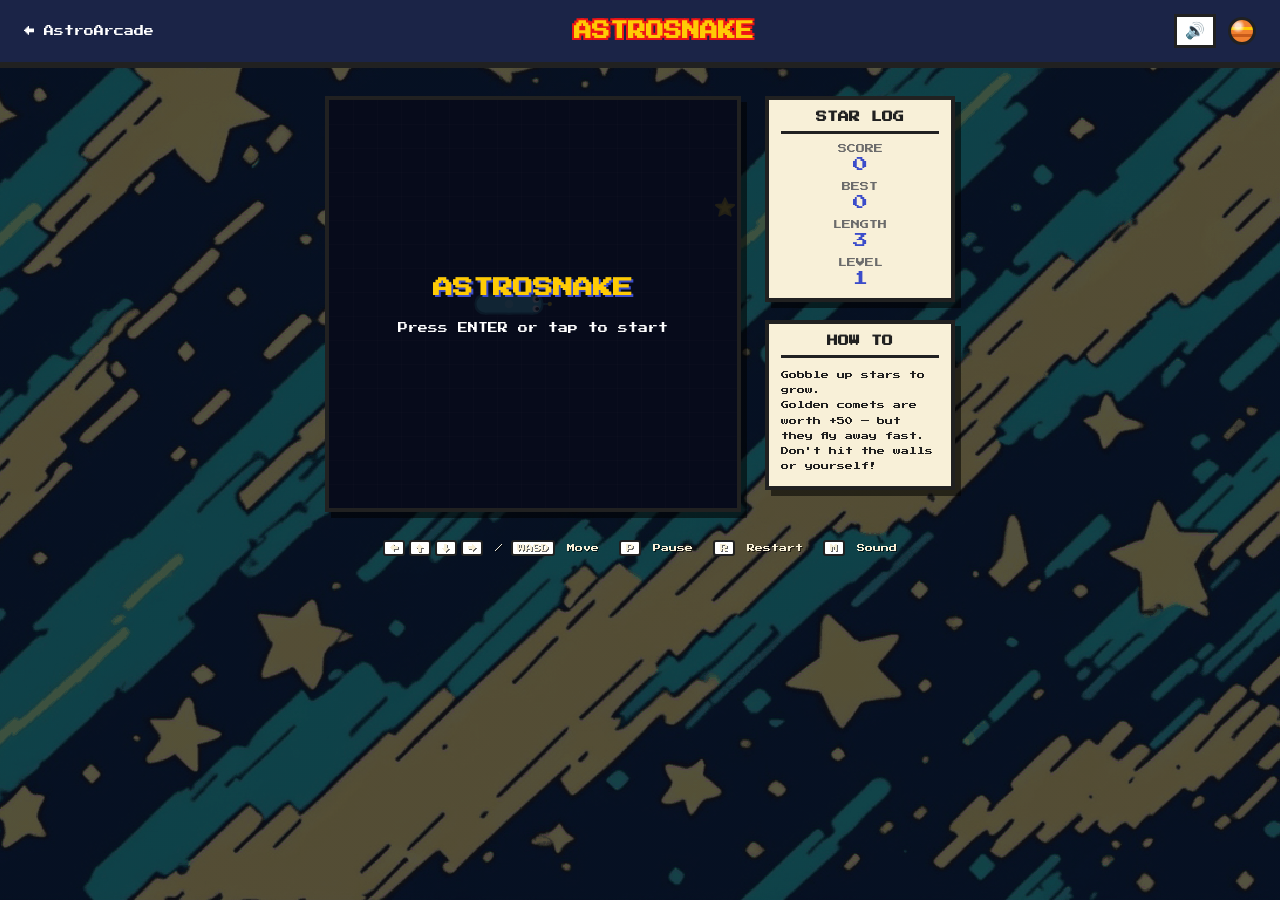
<file: games/snake/index.html>
<!DOCTYPE html>
<html lang="en">
<head>
  <meta charset="UTF-8">
  <meta name="viewport" content="width=device-width, initial-scale=1.0">
  <title>AstroSnake</title>
  <link rel="icon" href="data:image/svg+xml,%3Csvg xmlns='http://www.w3.org/2000/svg' viewBox='0 0 100 100'%3E%3Cellipse cx='50' cy='54' rx='46' ry='14' fill='none' stroke='%23ffcb05' stroke-width='7' transform='rotate(-18 50 54)'/%3E%3Ccircle cx='50' cy='50' r='28' fill='%23f08030' stroke='%23212121' stroke-width='6'/%3E%3Cpath d='M28 44 a28 28 0 0 1 44 -8' fill='none' stroke='%23ffcb05' stroke-width='8'/%3E%3C/svg%3E">
  <link rel="preconnect" href="https://fonts.googleapis.com">
  <link rel="preconnect" href="https://fonts.gstatic.com" crossorigin>
  <link href="https://fonts.googleapis.com/css2?family=Press+Start+2P&display=swap" rel="stylesheet">
  <link rel="stylesheet" href="../../assets/css/theme.css?v=6">
  <link rel="stylesheet" href="snake.css?v=6">
</head>
<body>

  <header class="game-header">
    <a class="back-link" href="../../index.html">← AstroArcade</a>
    <h1>ASTROSNAKE</h1>
    <div class="header-right">
      <button id="btn-sound" class="sound-btn js-sound-icon" title="Sound on/off (M)">🔊</button>
      <div class="pokeball" style="--size:28px" aria-hidden="true"></div>
    </div>
  </header>

  <main class="snake-layout">

    <!-- Playfield -->
    <div class="board-wrap">
      <canvas id="board" width="408" height="408"></canvas>
      <div class="fx-label" id="fx"></div>
      <div class="overlay" id="overlay">
        <h2 id="overlay-title">ASTROSNAKE</h2>
        <p id="overlay-text">Press ENTER or tap to start</p>
        <div class="ranking-box" id="ranking-box" hidden>
          <span class="ranking-title">★ TOP PILOTS ★</span>
          <ol class="ranking" id="ranking"></ol>
        </div>
      </div>
    </div>

    <!-- Stats -->
    <aside class="side-panel">
      <div class="panel-box">
        <h3>STAR LOG</h3>
        <div class="stat-row">
          <span class="stat-label">SCORE</span>
          <span class="stat-value" id="stat-score">0</span>
        </div>
        <div class="stat-row">
          <span class="stat-label">BEST</span>
          <span class="stat-value" id="stat-best">0</span>
        </div>
        <div class="stat-row">
          <span class="stat-label">LENGTH</span>
          <span class="stat-value" id="stat-length">3</span>
        </div>
        <div class="stat-row">
          <span class="stat-label">LEVEL</span>
          <span class="stat-value" id="stat-level">1</span>
        </div>
      </div>
      <div class="panel-box">
        <h3>HOW TO</h3>
        <p class="howto">
          Gobble up stars to grow.<br>
          Golden comets are worth +50 — but they fly away fast.
          Don't hit the walls or yourself!
        </p>
      </div>
    </aside>

  </main>

  <!-- On-screen D-pad for touch devices -->
  <div class="touch-controls" id="touch-controls">
    <button type="button" data-act="pause" aria-label="Pause">| |</button>
    <button type="button" data-act="up" aria-label="Up">▲</button>
    <button type="button" data-act="sound" class="js-sound-icon" aria-label="Sound">🔊</button>
    <button type="button" data-act="left" aria-label="Left">◀</button>
    <button type="button" data-act="down" aria-label="Down">▼</button>
    <button type="button" data-act="right" aria-label="Right">▶</button>
  </div>

  <!-- Controls reference -->
  <footer class="controls-strip">
    <span><kbd>←</kbd><kbd>↑</kbd><kbd>↓</kbd><kbd>→</kbd> / <kbd>WASD</kbd> Move</span>
    <span><kbd>P</kbd> Pause</span>
    <span><kbd>R</kbd> Restart</span>
    <span><kbd>M</kbd> Sound</span>
  </footer>

  <script src="js/engine.js?v=6"></script>
  <script src="js/sound.js?v=6"></script>
  <script src="js/render.js?v=6"></script>
  <script src="js/main.js?v=6"></script>
</body>
</html>
</file>
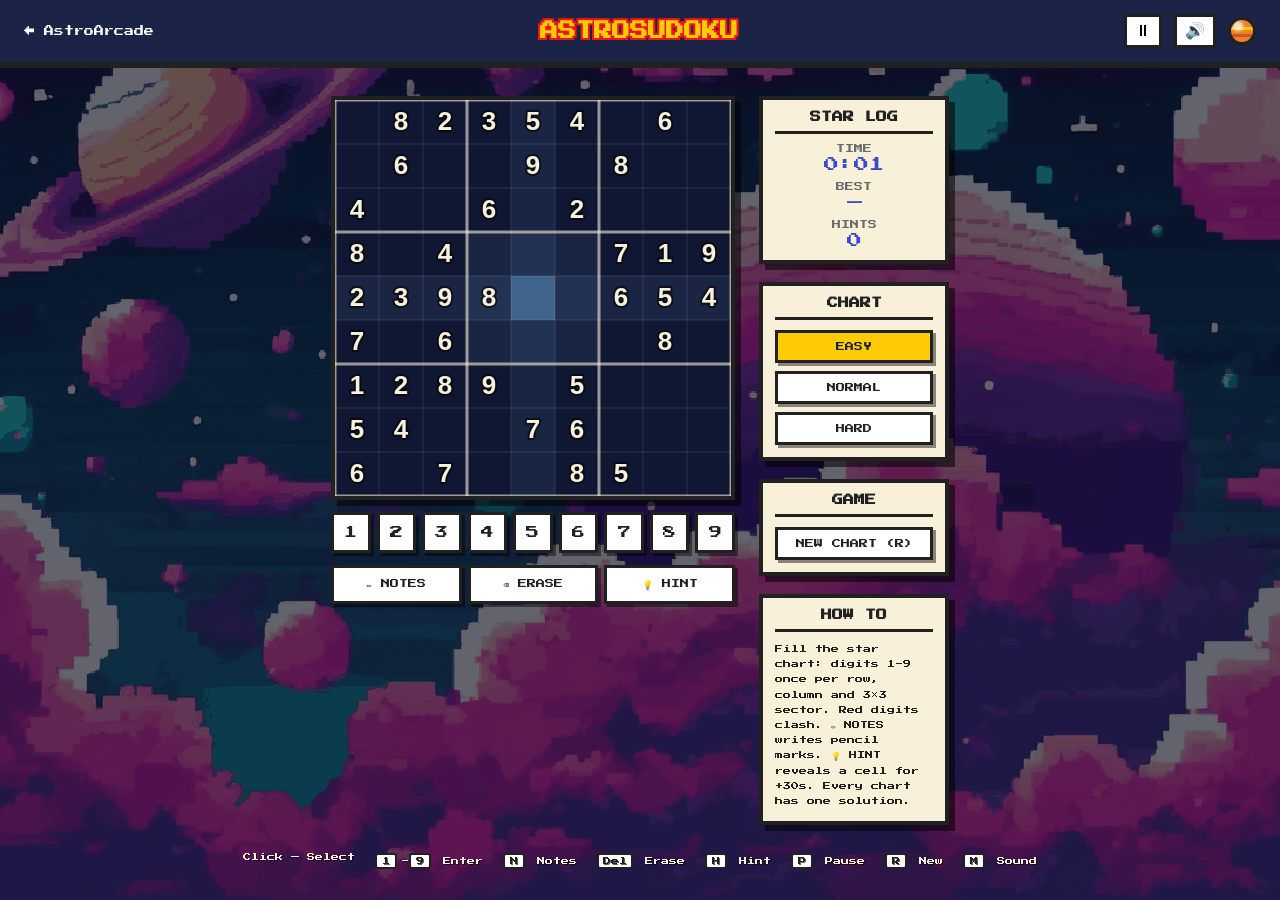
<file: games/sudoku/index.html>
<!DOCTYPE html>
<html lang="en">
<head>
  <meta charset="UTF-8">
  <meta name="viewport" content="width=device-width, initial-scale=1.0">
  <title>AstroSudoku</title>
  <link rel="icon" href="data:image/svg+xml,%3Csvg xmlns='http://www.w3.org/2000/svg' viewBox='0 0 100 100'%3E%3Cellipse cx='50' cy='54' rx='46' ry='14' fill='none' stroke='%23ffcb05' stroke-width='7' transform='rotate(-18 50 54)'/%3E%3Ccircle cx='50' cy='50' r='28' fill='%23f08030' stroke='%23212121' stroke-width='6'/%3E%3Cpath d='M28 44 a28 28 0 0 1 44 -8' fill='none' stroke='%23ffcb05' stroke-width='8'/%3E%3C/svg%3E">
  <link rel="preconnect" href="https://fonts.googleapis.com">
  <link rel="preconnect" href="https://fonts.gstatic.com" crossorigin>
  <link href="https://fonts.googleapis.com/css2?family=Press+Start+2P&display=swap" rel="stylesheet">
  <link rel="stylesheet" href="../../assets/css/theme.css?v=2">
  <link rel="stylesheet" href="sudoku.css?v=2">
</head>
<body>

  <header class="game-header">
    <a class="back-link" href="../../index.html">← AstroArcade</a>
    <h1>ASTROSUDOKU</h1>
    <div class="header-right">
      <button id="btn-pause" class="sound-btn" title="Pause (P)">⏸</button>
      <button id="btn-sound" class="sound-btn" title="Sound on/off (M)">🔊</button>
      <div class="pokeball" style="--size:28px" aria-hidden="true"></div>
    </div>
  </header>

  <main class="sudoku-layout">

    <!-- Board + number pad -->
    <div class="board-col">
      <div class="board-wrap">
        <canvas id="board" width="396" height="396"></canvas>
        <div class="fx-label" id="fx"></div>
        <div class="overlay" id="overlay" hidden>
          <h2 id="overlay-title">ASTROSUDOKU</h2>
          <p id="overlay-text"></p>
          <div class="ranking-box" id="ranking-box" hidden>
            <span class="ranking-title">★ BEST CHARTS ★</span>
            <ol class="ranking" id="ranking"></ol>
          </div>
        </div>
      </div>
      <div class="numpad">
        <button type="button" data-num="1">1</button>
        <button type="button" data-num="2">2</button>
        <button type="button" data-num="3">3</button>
        <button type="button" data-num="4">4</button>
        <button type="button" data-num="5">5</button>
        <button type="button" data-num="6">6</button>
        <button type="button" data-num="7">7</button>
        <button type="button" data-num="8">8</button>
        <button type="button" data-num="9">9</button>
      </div>
      <div class="toolpad">
        <button type="button" id="btn-pencil" title="Pencil notes (N)">✏ NOTES</button>
        <button type="button" id="btn-erase" title="Erase (Del)">⌫ ERASE</button>
        <button type="button" id="btn-hint" title="Hint, +30s (H)">💡 HINT</button>
      </div>
    </div>

    <!-- Stats + difficulty -->
    <aside class="side-panel">
      <div class="panel-box">
        <h3>STAR LOG</h3>
        <div class="stat-row">
          <span class="stat-label">TIME</span>
          <span class="stat-value" id="stat-time">0:00</span>
        </div>
        <div class="stat-row">
          <span class="stat-label">BEST</span>
          <span class="stat-value" id="stat-besttime">—</span>
        </div>
        <div class="stat-row">
          <span class="stat-label">HINTS</span>
          <span class="stat-value" id="stat-hints">0</span>
        </div>
      </div>
      <div class="panel-box">
        <h3>CHART</h3>
        <div class="diff-list">
          <button type="button" class="diff-btn" data-diff="easy">EASY</button>
          <button type="button" class="diff-btn" data-diff="medium">NORMAL</button>
          <button type="button" class="diff-btn" data-diff="hard">HARD</button>
        </div>
      </div>
      <div class="panel-box">
        <h3>GAME</h3>
        <div class="diff-list">
          <button type="button" class="diff-btn" id="btn-new">NEW CHART (R)</button>
        </div>
      </div>
      <div class="panel-box">
        <h3>HOW TO</h3>
        <p class="howto">
          Fill the star chart: digits 1-9 once per row, column and 3×3 sector.
          Red digits clash. ✏ NOTES writes pencil marks.
          💡 HINT reveals a cell for +30s. Every chart has one solution.
        </p>
      </div>
    </aside>

  </main>

  <!-- Controls reference -->
  <footer class="controls-strip">
    <span>Click — Select</span>
    <span><kbd>1</kbd>-<kbd>9</kbd> Enter</span>
    <span><kbd>N</kbd> Notes</span>
    <span><kbd>Del</kbd> Erase</span>
    <span><kbd>H</kbd> Hint</span>
    <span><kbd>P</kbd> Pause</span>
    <span><kbd>R</kbd> New</span>
    <span><kbd>M</kbd> Sound</span>
  </footer>

  <script src="js/engine.js?v=2"></script>
  <script src="js/sound.js?v=2"></script>
  <script src="js/render.js?v=2"></script>
  <script src="js/main.js?v=2"></script>
</body>
</html>
</file>
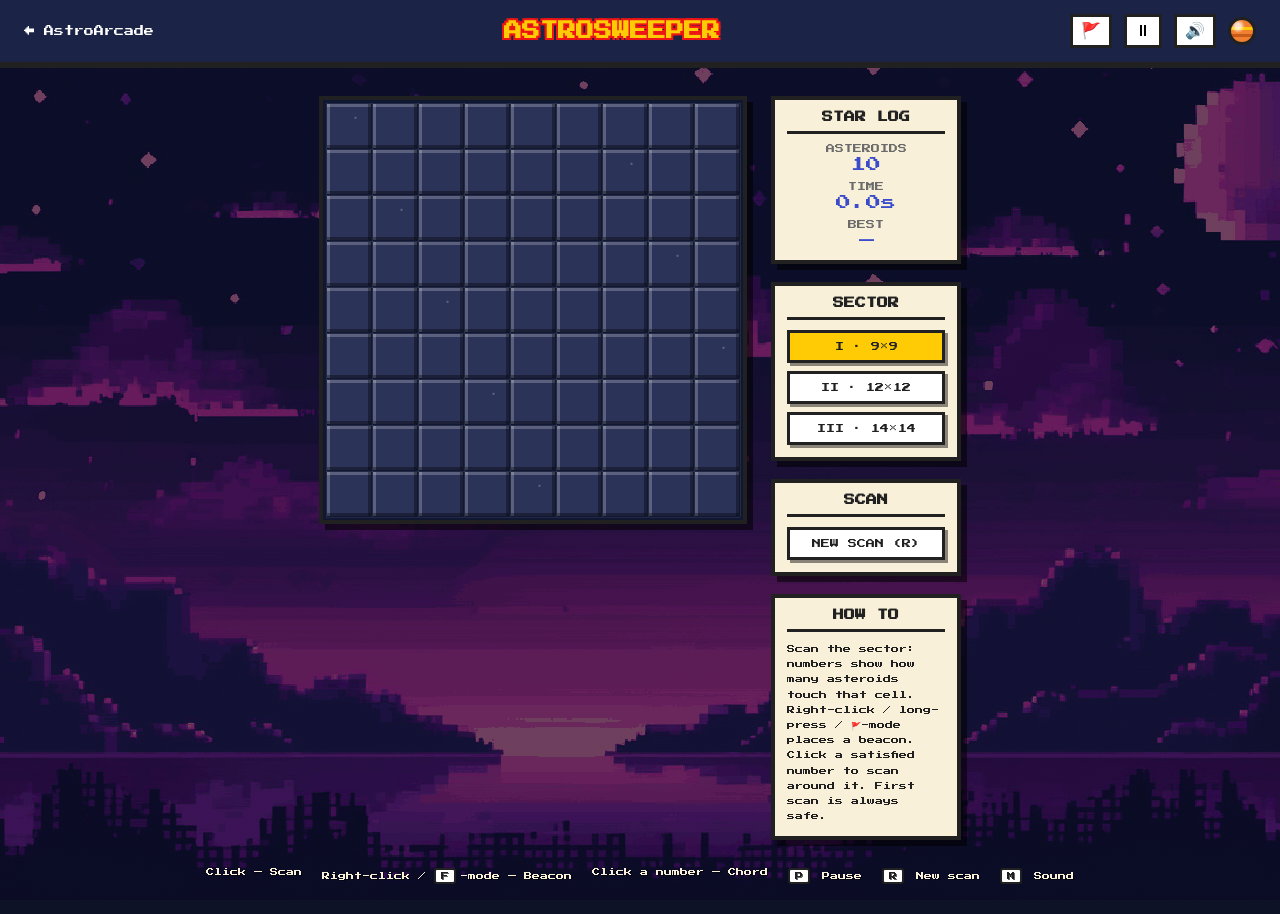
<file: games/sweeper/index.html>
<!DOCTYPE html>
<html lang="en">
<head>
  <meta charset="UTF-8">
  <meta name="viewport" content="width=device-width, initial-scale=1.0">
  <title>AstroSweeper</title>
  <link rel="icon" href="data:image/svg+xml,%3Csvg xmlns='http://www.w3.org/2000/svg' viewBox='0 0 100 100'%3E%3Cellipse cx='50' cy='54' rx='46' ry='14' fill='none' stroke='%23ffcb05' stroke-width='7' transform='rotate(-18 50 54)'/%3E%3Ccircle cx='50' cy='50' r='28' fill='%23f08030' stroke='%23212121' stroke-width='6'/%3E%3Cpath d='M28 44 a28 28 0 0 1 44 -8' fill='none' stroke='%23ffcb05' stroke-width='8'/%3E%3C/svg%3E">
  <link rel="preconnect" href="https://fonts.googleapis.com">
  <link rel="preconnect" href="https://fonts.gstatic.com" crossorigin>
  <link href="https://fonts.googleapis.com/css2?family=Press+Start+2P&display=swap" rel="stylesheet">
  <link rel="stylesheet" href="../../assets/css/theme.css?v=3">
  <link rel="stylesheet" href="sweeper.css?v=3">
</head>
<body>

  <header class="game-header">
    <a class="back-link" href="../../index.html">← AstroArcade</a>
    <h1>ASTROSWEEPER</h1>
    <div class="header-right">
      <button id="btn-flag" class="sound-btn" title="Beacon mode: tap places beacons (F)">🚩</button>
      <button id="btn-pause" class="sound-btn" title="Pause (P)">⏸</button>
      <button id="btn-sound" class="sound-btn" title="Sound on/off (M)">🔊</button>
      <div class="pokeball" style="--size:28px" aria-hidden="true"></div>
    </div>
  </header>

  <main class="sweeper-layout">

    <!-- Playfield -->
    <div class="board-wrap">
      <canvas id="board" width="420" height="420"></canvas>
      <div class="fx-label" id="fx"></div>
      <div class="overlay" id="overlay" hidden>
        <h2 id="overlay-title">ASTROSWEEPER</h2>
        <p id="overlay-text"></p>
        <div class="ranking-box" id="ranking-box" hidden>
          <span class="ranking-title">★ BEST SCANS ★</span>
          <ol class="ranking" id="ranking"></ol>
        </div>
      </div>
    </div>

    <!-- Stats + difficulty -->
    <aside class="side-panel">
      <div class="panel-box">
        <h3>STAR LOG</h3>
        <div class="stat-row">
          <span class="stat-label">ASTEROIDS</span>
          <span class="stat-value" id="stat-mines">10</span>
        </div>
        <div class="stat-row">
          <span class="stat-label">TIME</span>
          <span class="stat-value" id="stat-time">0.0s</span>
        </div>
        <div class="stat-row">
          <span class="stat-label">BEST</span>
          <span class="stat-value" id="stat-besttime">—</span>
        </div>
      </div>
      <div class="panel-box">
        <h3>SECTOR</h3>
        <div class="diff-list">
          <button type="button" class="diff-btn" data-diff="easy">I · 9×9</button>
          <button type="button" class="diff-btn" data-diff="medium">II · 12×12</button>
          <button type="button" class="diff-btn" data-diff="hard">III · 14×14</button>
        </div>
      </div>
      <div class="panel-box">
        <h3>SCAN</h3>
        <div class="diff-list">
          <button type="button" class="diff-btn" id="btn-new">NEW SCAN (R)</button>
        </div>
      </div>
      <div class="panel-box">
        <h3>HOW TO</h3>
        <p class="howto">
          Scan the sector: numbers show how many asteroids touch that cell.
          Right-click / long-press / 🚩-mode places a beacon.
          Click a satisfied number to scan around it. First scan is always safe.
        </p>
      </div>
    </aside>

  </main>

  <!-- Controls reference -->
  <footer class="controls-strip">
    <span>Click — Scan</span>
    <span>Right-click / <kbd>F</kbd>-mode — Beacon</span>
    <span>Click a number — Chord</span>
    <span><kbd>P</kbd> Pause</span>
    <span><kbd>R</kbd> New scan</span>
    <span><kbd>M</kbd> Sound</span>
  </footer>

  <script src="js/engine.js?v=3"></script>
  <script src="js/sound.js?v=3"></script>
  <script src="js/render.js?v=3"></script>
  <script src="js/main.js?v=3"></script>
</body>
</html>
</file>
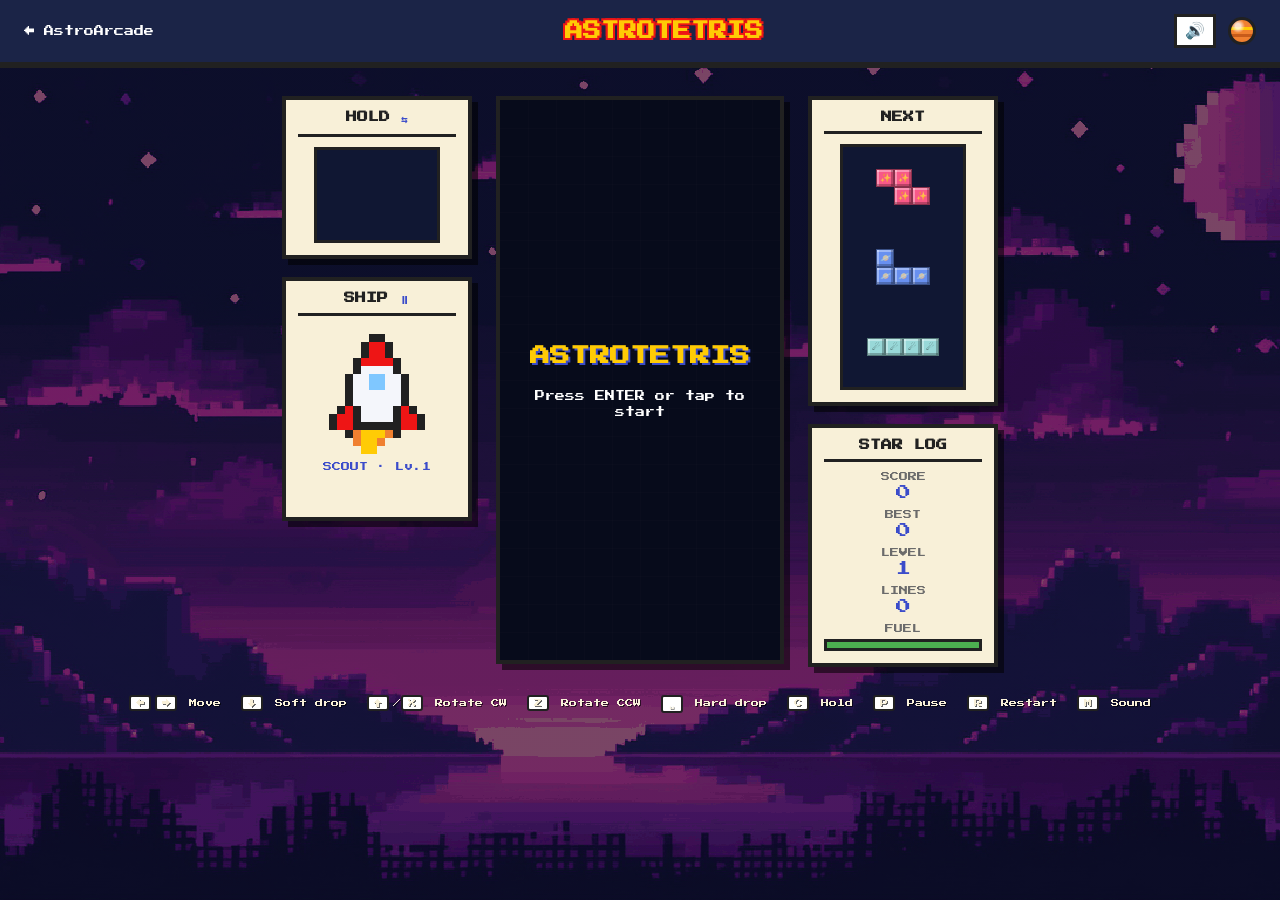
<file: games/tetris/index.html>
<!DOCTYPE html>
<html lang="en">
<head>
  <meta charset="UTF-8">
  <meta name="viewport" content="width=device-width, initial-scale=1.0">
  <title>AstroTetris</title>
  <link rel="icon" href="data:image/svg+xml,%3Csvg xmlns='http://www.w3.org/2000/svg' viewBox='0 0 100 100'%3E%3Cellipse cx='50' cy='54' rx='46' ry='14' fill='none' stroke='%23ffcb05' stroke-width='7' transform='rotate(-18 50 54)'/%3E%3Ccircle cx='50' cy='50' r='28' fill='%23f08030' stroke='%23212121' stroke-width='6'/%3E%3Cpath d='M28 44 a28 28 0 0 1 44 -8' fill='none' stroke='%23ffcb05' stroke-width='8'/%3E%3C/svg%3E">
  <link rel="preconnect" href="https://fonts.googleapis.com">
  <link rel="preconnect" href="https://fonts.gstatic.com" crossorigin>
  <link href="https://fonts.googleapis.com/css2?family=Press+Start+2P&display=swap" rel="stylesheet">
  <link rel="stylesheet" href="../../assets/css/theme.css?v=17">
  <link rel="stylesheet" href="tetris.css?v=17">
</head>
<body>

  <header class="game-header">
    <a class="back-link" href="../../index.html">← AstroArcade</a>
    <h1>ASTROTETRIS</h1>
    <div class="header-right">
      <button id="btn-sound" class="sound-btn" title="Sound on/off (M)">🔊</button>
      <div class="pokeball" style="--size:28px" aria-hidden="true"></div>
    </div>
  </header>

  <main class="tetris-layout">

    <!-- Left panel: hold + partner mascot (both boxes are tappable) -->
    <aside class="side-panel">
      <div class="panel-box panel-box--tap" id="hold-box" title="Tap to hold / swap the piece (C)">
        <h3>HOLD <span class="tap-hint">⇆</span></h3>
        <canvas id="hold" width="120" height="90"></canvas>
      </div>
      <div class="panel-box panel-box--tap" id="partner-box" title="Tap to pause (P)">
        <h3>SHIP <span class="tap-hint">⏸</span></h3>
        <canvas id="mascot" width="128" height="128"></canvas>
        <span class="mascot-name" id="mascot-name">SCOUT · Lv.1</span>
        <div class="evo-msg" id="evo-msg"></div>
      </div>
    </aside>

    <!-- Playfield -->
    <div class="board-wrap">
      <canvas id="board" width="280" height="560"></canvas>
      <div class="fx-label" id="fx"></div>
      <div class="overlay" id="overlay">
        <h2 id="overlay-title">ASTROTETRIS</h2>
        <p id="overlay-text">Press ENTER to start</p>
        <div class="ranking-box" id="ranking-box" hidden>
          <span class="ranking-title">★ TOP PILOTS ★</span>
          <ol class="ranking" id="ranking"></ol>
        </div>
      </div>
    </div>

    <!-- Right panel: next queue + stats -->
    <aside class="side-panel">
      <div class="panel-box">
        <h3>NEXT</h3>
        <canvas id="next" width="120" height="240"></canvas>
      </div>
      <div class="panel-box">
        <h3>STAR LOG</h3>
        <div class="stat-row">
          <span class="stat-label">SCORE</span>
          <span class="stat-value" id="stat-score">0</span>
        </div>
        <div class="stat-row">
          <span class="stat-label">BEST</span>
          <span class="stat-value" id="stat-best">0</span>
        </div>
        <div class="stat-row">
          <span class="stat-label">LEVEL</span>
          <span class="stat-value" id="stat-level">1</span>
        </div>
        <div class="stat-row">
          <span class="stat-label">LINES</span>
          <span class="stat-value" id="stat-lines">0</span>
        </div>
        <div class="stat-row">
          <span class="stat-label">FUEL</span>
          <div class="hp-bar"><div class="hp-fill" id="hp-fill"></div></div>
        </div>
      </div>
    </aside>

  </main>

  <!-- On-screen controls for touch devices -->
  <div class="touch-controls" id="touch-controls">
    <button type="button" data-act="hold" aria-label="Hold">HOLD</button>
    <button type="button" data-act="rotate" aria-label="Rotate">⟳</button>
    <button type="button" data-act="pause" aria-label="Pause">| |</button>
    <button type="button" data-act="left" aria-label="Move left">◀</button>
    <button type="button" data-act="down" aria-label="Soft drop">▼</button>
    <button type="button" data-act="right" aria-label="Move right">▶</button>
    <button type="button" data-act="drop" class="touch-drop" aria-label="Hard drop">⤓ DROP</button>
  </div>

  <!-- Controls reference -->
  <footer class="controls-strip">
    <span><kbd>←</kbd><kbd>→</kbd> Move</span>
    <span><kbd>↓</kbd> Soft drop</span>
    <span><kbd>↑</kbd>/<kbd>X</kbd> Rotate CW</span>
    <span><kbd>Z</kbd> Rotate CCW</span>
    <span><kbd>␣</kbd> Hard drop</span>
    <span><kbd>C</kbd> Hold</span>
    <span><kbd>P</kbd> Pause</span>
    <span><kbd>R</kbd> Restart</span>
    <span><kbd>M</kbd> Sound</span>
  </footer>

  <script src="js/engine.js?v=17"></script>
  <script src="js/sound.js?v=17"></script>
  <script src="js/mascot.js?v=17"></script>
  <script src="js/render.js?v=17"></script>
  <script src="js/main.js?v=17"></script>
</body>
</html>
</file>
<file: assets/css/theme.css>
/* ============================================================
   AstroArcade — shared theme (arcade-shell)
   Retro pixel style in deep space. Tokens and reusable
   components for every game.
   NOTE: some token names (--poke-*) are legacy from the first
   theme; only their values changed during the space rework.
   ============================================================ */

:root {
  /* Core palette: arcade accents on deep space */
  --poke-red: #ee1515;      /* rocket red — primary accent */
  --poke-red-dark: #b00b0b;
  --poke-yellow: #ffcb05;   /* star yellow */
  --poke-yellow-dark: #c7a008;
  --poke-blue: #3b4cca;
  --poke-blue-light: #7fc7ff;
  --poke-cream: #f8f0d8;    /* panel background */
  --poke-ink: #212121;
  --poke-white: #ffffff;
  --space-deep: #0d1226;    /* page background */
  --space-panel: #1b2447;   /* console header */
  --poke-screen: #101733;   /* playfield: deep space */
  --poke-screen-dark: #060a18;

  /* Cosmic element colors (Tetris pieces) */
  --type-comet: #98d8d8;
  --type-planet: #6890f0;
  --type-rocket: #f08030;
  --type-star: #f8d030;
  --type-ufo: #78c850;
  --type-moon: #7038f8;
  --type-plasma: #f85888;

  --font-pixel: 'Press Start 2P', 'Courier New', monospace;
  --pixel-border: 4px solid var(--poke-ink);
  --pixel-shadow: 6px 6px 0 rgba(0, 0, 0, 0.55);
}

* {
  box-sizing: border-box;
}

body {
  margin: 0;
  font-family: var(--font-pixel);
  color: var(--poke-cream);
  background-color: var(--space-deep);
  /* pixel starfield: three layers of repeating star dots */
  background-image:
    radial-gradient(rgba(255, 255, 255, 0.9) 1px, transparent 1.6px),
    radial-gradient(rgba(127, 216, 232, 0.7) 1px, transparent 1.6px),
    radial-gradient(rgba(255, 203, 5, 0.55) 1px, transparent 1.6px);
  background-size: 220px 220px, 310px 310px, 430px 430px;
  background-position: 0 0, 90px 130px, 170px 50px;
  image-rendering: pixelated;
}

/* ---------- Launch button ---------- */
.poke-btn {
  display: inline-flex;
  align-items: center;
  gap: 10px;
  padding: 14px 22px;
  font-family: var(--font-pixel);
  font-size: 13px;
  text-decoration: none;
  color: var(--poke-white);
  background: var(--poke-red);
  border: var(--pixel-border);
  box-shadow: var(--pixel-shadow);
  cursor: pointer;
  transition: transform 0.08s steps(2), box-shadow 0.08s steps(2);
}

.poke-btn:hover {
  transform: translate(2px, 2px);
  box-shadow: 4px 4px 0 rgba(0, 0, 0, 0.55);
  background: var(--poke-red-dark);
}

.poke-btn:active {
  transform: translate(6px, 6px);
  box-shadow: 0 0 0 rgba(0, 0, 0, 0.55);
}

.poke-btn[aria-disabled='true'] {
  background: #9e9e9e;
  cursor: not-allowed;
  pointer-events: none;
}

/* ---------- Element badges ---------- */
.type-badge {
  display: inline-block;
  padding: 6px 10px;
  font-size: 9px;
  color: var(--poke-white);
  text-shadow: 1px 1px 0 rgba(0, 0, 0, 0.45);
  border: 3px solid var(--poke-ink);
  border-radius: 2px;
}

.type-badge--star   { background: var(--type-star); color: var(--poke-ink); text-shadow: none; }
.type-badge--rocket { background: var(--type-rocket); }
.type-badge--planet { background: var(--type-planet); }
.type-badge--ufo    { background: var(--type-ufo); }
.type-badge--plasma { background: var(--type-plasma); }
.type-badge--comet  { background: var(--type-comet); color: var(--poke-ink); text-shadow: none; }
.type-badge--moon   { background: var(--type-moon); }

/* ---------- Planet orb (pure CSS, banded gas giant) ---------- */
.pokeball {
  --size: 40px;
  width: var(--size);
  height: var(--size);
  flex: 0 0 auto;
  border-radius: 50%;
  border: 3px solid var(--poke-ink);
  background:
    radial-gradient(circle at 32% 28%, rgba(255, 255, 255, 0.75) 0 12%, transparent 32%),
    linear-gradient(to bottom,
      #f08030 0 30%, #ffcb05 30% 45%, #f08030 45% 62%,
      #c75b1a 62% 78%, #f08030 78% 100%);
}

.pokeball--bounce {
  animation: pokeball-bounce 1.1s steps(6) infinite;
}

@keyframes pokeball-bounce {
  0%, 100% { transform: translateY(0) rotate(0deg); }
  30%      { transform: translateY(-14px) rotate(-14deg); }
  60%      { transform: translateY(0) rotate(10deg); }
  80%      { transform: translateY(-5px) rotate(-4deg); }
}

/* ---------- Console panel ---------- */
.dex-panel {
  background: var(--poke-cream);
  color: var(--poke-ink);
  border: var(--pixel-border);
  box-shadow: var(--pixel-shadow);
  padding: 20px;
}

/* ---------- Scrolling ticker ---------- */
.ticker {
  overflow: hidden;
  border-top: var(--pixel-border);
  border-bottom: var(--pixel-border);
  background: var(--poke-yellow);
  color: var(--poke-ink);
  padding: 10px 0;
  white-space: nowrap;
}

.ticker__inner {
  display: inline-block;
  padding-left: 100%;
  animation: ticker-scroll 18s linear infinite;
  font-size: 11px;
}

@keyframes ticker-scroll {
  to { transform: translateX(-100%); }
}
</file>
<file: assets/css/hub.css>
/* ============================================================
   AstroArcade — hub page styles (index.html)
   ============================================================ */

/* Locally generated pixel-art nebula (SDXL), dimmed so the
   cards and text stay readable. */
body {
  background-image:
    linear-gradient(rgba(13, 18, 38, 0.72), rgba(13, 18, 38, 0.72)),
    url('../img/hub-bg.png');
  background-size: cover;
  background-position: center;
  background-attachment: fixed;
}

/* ---------- Starship console header ---------- */
.pokedex-top {
  background: var(--space-panel);
  border-bottom: 6px solid var(--poke-ink);
  padding: 18px 28px 22px;
  position: relative;
}

.pokedex-top__hardware {
  display: flex;
  align-items: center;
  gap: 16px;
  margin-bottom: 14px;
}

/* Round radar screen */
.dex-lens {
  width: 56px;
  height: 56px;
  border-radius: 50%;
  border: 4px solid var(--poke-cream);
  outline: 3px solid var(--poke-ink);
  background:
    conic-gradient(from 0deg, rgba(120, 200, 80, 0.55), transparent 90deg, transparent 360deg),
    radial-gradient(circle at center, #123322 0 40%, #0a1f14 75%);
  animation: radar-spin 4s linear infinite;
}

@keyframes radar-spin {
  to { transform: rotate(360deg); }
}

.dex-led {
  width: 16px;
  height: 16px;
  border-radius: 50%;
  border: 3px solid var(--poke-ink);
}

.dex-led--red    { background: #ff4d4d; animation: led-blink 2.2s steps(2) infinite; }
.dex-led--yellow { background: var(--poke-yellow); animation: led-blink 1.7s steps(2) infinite 0.4s; }
.dex-led--green  { background: #4caf50; animation: led-blink 2.9s steps(2) infinite 0.8s; }

@keyframes led-blink {
  0%, 100% { filter: brightness(1); }
  50%      { filter: brightness(1.9); }
}

.pokedex-top h1 {
  margin: 0;
  font-size: clamp(22px, 5vw, 42px);
  color: var(--poke-yellow);
  /* yellow arcade logo with a red outline */
  text-shadow:
    3px 3px 0 var(--poke-red),
    -3px 3px 0 var(--poke-red),
    3px -3px 0 var(--poke-red),
    -3px -3px 0 var(--poke-red),
    6px 6px 0 rgba(0, 0, 0, 0.5);
  letter-spacing: 2px;
}

.pokedex-top p {
  margin: 12px 0 0;
  color: var(--poke-cream);
  font-size: 11px;
  line-height: 1.9;
}

.hall-link {
  display: inline-block;
  margin-top: 14px;
  padding: 8px 14px;
  font-size: 9px;
  color: var(--poke-ink);
  background: var(--poke-yellow);
  border: 3px solid var(--poke-ink);
  box-shadow: 3px 3px 0 rgba(0, 0, 0, 0.5);
  text-decoration: none;
}

.hall-link:hover {
  transform: translate(1px, 1px);
  box-shadow: 2px 2px 0 rgba(0, 0, 0, 0.5);
}

/* ---------- Deck section titles ---------- */
.deck-title {
  display: flex;
  align-items: center;
  gap: 14px;
  max-width: 980px;
  margin: 42px auto 0;
  padding: 0 24px;
  font-size: 14px;
  color: var(--poke-yellow);
  text-shadow: 2px 2px 0 var(--poke-red);
  letter-spacing: 1px;
}

.deck-title::after {
  content: '';
  flex: 1;
  height: 4px;
  background: rgba(248, 240, 216, 0.25);
}

/* ---------- Game cards grid ---------- */
.games-grid {
  display: grid;
  grid-template-columns: repeat(auto-fit, minmax(300px, 1fr));
  gap: 32px;
  max-width: 980px;
  margin: 20px auto 40px;
  padding: 0 24px;
}

/* Game card — a mission briefing plate */
.game-card {
  display: flex;
  flex-direction: column;
  gap: 14px;
  padding: 18px;
  background: var(--poke-cream);
  color: var(--poke-ink);
  border: var(--pixel-border);
  box-shadow: var(--pixel-shadow);
  transition: transform 0.1s steps(2), box-shadow 0.1s steps(2);
}

.game-card:hover {
  transform: translate(-3px, -3px);
  box-shadow: 9px 9px 0 rgba(0, 0, 0, 0.55);
}

.game-card__head {
  display: flex;
  align-items: center;
  justify-content: space-between;
  gap: 10px;
  border-bottom: 3px solid var(--poke-ink);
  padding-bottom: 10px;
}

.game-card__head h2 {
  margin: 0;
  font-size: 17px;
}

.game-card__hp {
  font-size: 10px;
  color: var(--poke-red);
  white-space: nowrap;
}

/* Preview window inside the card — deep space viewport */
.game-card__screen {
  min-height: 190px;
  display: flex;
  align-items: center;
  justify-content: center;
  background:
    radial-gradient(rgba(255, 255, 255, 0.8) 1px, transparent 1.5px),
    radial-gradient(rgba(127, 216, 232, 0.6) 1px, transparent 1.5px),
    var(--poke-screen);
  background-size: 90px 90px, 140px 140px, auto;
  background-position: 0 0, 40px 60px;
  border: var(--pixel-border);
  box-shadow: inset 4px 4px 0 rgba(0, 0, 0, 0.4);
  position: relative;
  overflow: hidden;
}

.game-card__badges {
  display: flex;
  flex-wrap: wrap;
  gap: 8px;
}

.game-card__desc {
  font-size: 10px;
  line-height: 1.7;
  margin: 0;
  flex-grow: 1;
}

.game-card__actions {
  display: flex;
  justify-content: center;
}

/* --- Mini tetromino art on the AstroTetris card screen --- */
.tetro-preview {
  display: grid;
  grid-template-columns: repeat(6, 26px);
  grid-template-rows: repeat(4, 26px);
  gap: 3px;
}

.tetro-cell {
  border: 2px solid rgba(255, 255, 255, 0.25);
  display: flex;
  align-items: center;
  justify-content: center;
  font-size: 12px;
  line-height: 1;
}

.tetro-cell--star   { background: var(--type-star); }
.tetro-cell--rocket { background: var(--type-rocket); }
.tetro-cell--planet { background: var(--type-planet); }
.tetro-cell--moon   { background: var(--type-moon); }
.tetro-cell--empty  { border-color: transparent; }

/* --- Star worm on the AstroSnake card --- */
.whos-that {
  display: flex;
  flex-direction: column;
  align-items: center;
  gap: 8px;
}

.whos-that svg {
  filter: drop-shadow(3px 3px 0 rgba(0, 0, 0, 0.45));
}

.whos-that span {
  font-size: 9px;
  color: var(--poke-cream);
}

/* ---------- Footer ---------- */
.arcade-footer {
  text-align: center;
  font-size: 9px;
  line-height: 1.8;
  padding: 26px 20px 34px;
  color: #8b93ad;
}
</file>
<file: records/records.css>
/* ============================================================
   AstroArcade — Hall of Fame page styles.
   Builds on the shared theme (theme.css).
   ============================================================ */

.game-header {
  display: flex;
  align-items: center;
  justify-content: space-between;
  gap: 16px;
  padding: 14px 24px;
  background: var(--space-panel);
  border-bottom: 6px solid var(--poke-ink);
}

.game-header h1 {
  margin: 0;
  font-size: 16px;
  color: var(--poke-yellow);
  text-shadow: 2px 2px 0 var(--poke-red), -2px 2px 0 var(--poke-red),
               2px -2px 0 var(--poke-red), -2px -2px 0 var(--poke-red);
}

.back-link {
  font-size: 10px;
  color: var(--poke-white);
  text-decoration: none;
}

.back-link:hover {
  text-decoration: underline;
}

.records-note {
  max-width: 940px;
  margin: 22px auto 0;
  padding: 0 24px;
  font-size: 9px;
  line-height: 1.9;
  color: #8b93ad;
  text-align: center;
}

.records-grid {
  display: grid;
  grid-template-columns: repeat(auto-fit, minmax(260px, 1fr));
  gap: 24px;
  max-width: 940px;
  margin: 24px auto 48px;
  padding: 0 24px;
}

.record-box {
  background: var(--poke-cream);
  color: var(--poke-ink);
  border: var(--pixel-border);
  box-shadow: var(--pixel-shadow);
  padding: 14px;
}

.record-box h2 {
  margin: 0 0 10px;
  font-size: 12px;
  border-bottom: 3px solid var(--poke-ink);
  padding-bottom: 8px;
}

.record-box h2 a {
  color: var(--poke-ink);
  text-decoration: none;
}

.record-box h2 a:hover {
  color: var(--poke-red);
}

.record-box ol {
  list-style: none;
  margin: 0;
  padding: 0;
  font-size: 9px;
  line-height: 2.2;
}

.record-box li {
  display: flex;
  justify-content: space-between;
  gap: 10px;
}

.record-box .r-score {
  color: var(--poke-blue);
}

.record-box .empty {
  margin: 6px 0 0;
  font-size: 9px;
  color: #8a8a7a;
}
</file>
<file: games/2048/g2048.css>
/* ============================================================
   Astro2048 — game page styles.
   Builds on the shared theme (theme.css).
   ============================================================ */

/* Locally generated pixel-art alien night (SDXL) behind the
   panels; calm backdrop for a thinking game. */
body {
  background-image:
    linear-gradient(rgba(6, 10, 24, 0.55), rgba(6, 10, 24, 0.55)),
    url('../../assets/img/tetris-bg.png');
  background-size: cover;
  background-position: center;
  background-attachment: fixed;
}

.game-header {
  display: flex;
  align-items: center;
  justify-content: space-between;
  gap: 16px;
  padding: 14px 24px;
  background: var(--space-panel);
  border-bottom: 6px solid var(--poke-ink);
}

.game-header h1 {
  margin: 0;
  font-size: 18px;
  color: var(--poke-yellow);
  text-shadow: 2px 2px 0 var(--poke-red), -2px 2px 0 var(--poke-red),
               2px -2px 0 var(--poke-red), -2px -2px 0 var(--poke-red);
}

.back-link {
  font-size: 10px;
  color: var(--poke-white);
  text-decoration: none;
}

.back-link:hover {
  text-decoration: underline;
}

.header-right {
  display: flex;
  align-items: center;
  gap: 12px;
}

.sound-btn {
  font-size: 16px;
  line-height: 1;
  padding: 6px 8px;
  background: var(--poke-white);
  border: 3px solid var(--poke-ink);
  cursor: pointer;
}

.sound-btn:hover {
  background: var(--poke-cream);
}

.sound-btn.diff-active {
  background: var(--poke-yellow);
}

/* ---------- Layout: board | controls ---------- */
.g2048-layout {
  display: flex;
  justify-content: center;
  align-items: flex-start;
  gap: 24px;
  padding: 28px 16px;
}

.side-panel {
  display: flex;
  flex-direction: column;
  gap: 18px;
  width: 190px;
}

.panel-box {
  background: var(--poke-cream);
  color: var(--poke-ink);
  border: var(--pixel-border);
  box-shadow: var(--pixel-shadow);
  padding: 12px;
}

.panel-box h3 {
  margin: 0 0 10px;
  font-size: 11px;
  text-align: center;
  border-bottom: 3px solid var(--poke-ink);
  padding-bottom: 8px;
}

.stat-value {
  display: block;
  font-size: 15px;
  text-align: center;
  color: var(--poke-blue);
  margin-top: 4px;
}

.stat-label {
  font-size: 9px;
  display: block;
  text-align: center;
  color: #6b6b6b;
}

.stat-row {
  margin-bottom: 10px;
}

.stat-row:last-child {
  margin-bottom: 0;
}

.howto {
  margin: 0;
  font-size: 8px;
  line-height: 1.9;
}

/* Difficulty buttons */
.diff-list {
  display: flex;
  flex-direction: column;
  gap: 8px;
}

.diff-btn {
  font-family: var(--font-pixel);
  font-size: 9px;
  padding: 9px 8px;
  color: var(--poke-ink);
  background: var(--poke-white);
  border: 3px solid var(--poke-ink);
  box-shadow: 3px 3px 0 rgba(0, 0, 0, 0.45);
  cursor: pointer;
}

.diff-btn:hover {
  background: var(--poke-cream);
}

.diff-btn.diff-active {
  background: var(--poke-yellow);
}

/* ---------- Playfield ---------- */
.board-wrap {
  position: relative;
  border: var(--pixel-border);
  box-shadow: var(--pixel-shadow);
  line-height: 0;
}

#board {
  display: block;
  background: var(--poke-screen);
}

/* Overlay: pause / win / lose */
.overlay {
  position: absolute;
  inset: 0;
  display: flex;
  flex-direction: column;
  align-items: center;
  justify-content: center;
  gap: 16px;
  text-align: center;
  background: rgba(6, 10, 24, 0.86);
  color: var(--poke-white);
  line-height: 1.6;
  pointer-events: none;
}

.overlay[hidden] {
  display: none;
}

.overlay h2 {
  margin: 0;
  font-size: 16px;
  color: var(--poke-yellow);
  text-shadow: 2px 2px 0 var(--poke-red);
}

.overlay p {
  margin: 0;
  padding: 0 14px;
  font-size: 10px;
  animation: overlay-blink 1.2s steps(2) infinite;
}

@keyframes overlay-blink {
  50% { opacity: 0.35; }
}

/* ---------- Leaderboard inside the overlay ---------- */
.ranking-box {
  display: flex;
  flex-direction: column;
  align-items: center;
  gap: 8px;
}

.ranking-box[hidden] {
  display: none;
}

.ranking-title {
  font-size: 10px;
  color: var(--poke-yellow);
}

.ranking {
  list-style: none;
  margin: 0;
  padding: 0;
  font-size: 9px;
  line-height: 2.1;
  color: var(--poke-white);
}

.ranking li {
  display: flex;
  gap: 12px;
  justify-content: space-between;
  min-width: 150px;
}

.ranking .r-score {
  color: var(--poke-yellow);
}

.ranking li.r-new {
  color: var(--poke-yellow);
  animation: overlay-blink 1.2s steps(2) infinite;
}

/* ---------- FX label over the board ---------- */
.fx-label {
  position: absolute;
  top: 34%;
  left: 0;
  right: 0;
  text-align: center;
  font-size: 12px;
  color: var(--poke-yellow);
  text-shadow: 2px 2px 0 var(--poke-ink), -2px 2px 0 var(--poke-ink),
               2px -2px 0 var(--poke-ink), -2px -2px 0 var(--poke-ink);
  opacity: 0;
  pointer-events: none;
}

.fx-label.fx--legendary {
  font-size: 15px;
  color: var(--poke-red);
  text-shadow: 2px 2px 0 var(--poke-yellow), -2px 2px 0 var(--poke-yellow),
               2px -2px 0 var(--poke-yellow), -2px -2px 0 var(--poke-yellow);
}

.fx-label.fx--run {
  animation: fx-float 1s steps(8) forwards;
}

@keyframes fx-float {
  0%   { opacity: 0; transform: translateY(12px) scale(0.7); }
  15%  { opacity: 1; transform: translateY(0) scale(1.1); }
  30%  { transform: translateY(-4px) scale(1); }
  80%  { opacity: 1; }
  100% { opacity: 0; transform: translateY(-26px) scale(1); }
}

/* ---------- Controls reference strip ---------- */
.controls-strip {
  display: flex;
  flex-wrap: wrap;
  justify-content: center;
  gap: 10px 20px;
  padding: 0 16px 30px;
  font-size: 8px;
  color: var(--poke-cream);
  text-shadow: 1px 1px 0 rgba(0, 0, 0, 0.6);
}

.controls-strip kbd {
  display: inline-block;
  min-width: 22px;
  text-align: center;
  background: var(--poke-white);
  color: var(--poke-ink);
  border: 2px solid var(--poke-ink);
  border-radius: 3px;
  padding: 2px 4px;
  font-family: inherit;
  font-size: 8px;
  margin-right: 4px;
}

/* ---------- Single-screen phone layout ---------- */
@media (max-width: 720px), (hover: none) and (pointer: coarse) {
  html, body {
    height: 100%;
    overflow: hidden;
    overscroll-behavior: none;
    touch-action: none;
  }

  html.scroll-free,
  html.scroll-free body {
    overflow: auto;
    touch-action: pan-y;
  }

  .game-header {
    padding: 8px 14px;
  }

  .game-header h1 {
    font-size: 11px;
  }

  .g2048-layout {
    flex-direction: row;
    flex-wrap: wrap;
    justify-content: center;
    align-items: flex-start;
    gap: 8px;
    padding: 10px 8px 6px;
  }

  .side-panel {
    display: contents;
  }

  .side-panel .panel-box {
    order: -1;
    width: 160px;
    padding: 5px 6px 6px;
    box-shadow: 3px 3px 0 rgba(0, 0, 0, 0.55);
  }

  .panel-box h3 {
    font-size: 6px;
    letter-spacing: 0;
    margin: 0 0 4px;
    padding-bottom: 3px;
    border-bottom-width: 2px;
  }

  .side-panel .panel-box:first-child .stat-row {
    display: inline-block;
    width: 31%;
    margin-bottom: 2px;
  }

  .stat-label {
    font-size: 5px;
  }

  .stat-value {
    font-size: 8px;
    margin-top: 1px;
  }

  .diff-list {
    flex-direction: row;
    gap: 4px;
  }

  .diff-btn {
    font-size: 6px;
    padding: 6px 4px;
    flex: 1;
  }

  .howto {
    display: none;
  }

  .board-wrap {
    order: 0;
    margin: 0 auto;
  }

  #board {
    width: min(calc(100vw - 10px), calc(100vh - 220px));
    width: min(calc(100vw - 10px), calc(100dvh - 220px));
    height: auto;
  }

  .overlay h2 {
    font-size: 11px;
  }

  .overlay p {
    font-size: 8px;
  }

  .ranking {
    font-size: 7px;
  }

  .ranking li {
    min-width: 110px;
  }

  .controls-strip {
    display: none;
  }
}
</file>
<file: games/breaker/breaker.css>
/* ============================================================
   AstroBreaker — game page styles.
   Builds on the shared theme (theme.css).
   ============================================================ */

/* Locally generated pixel-art nebula (SDXL) behind the panels;
   strong overlay keeps the board the focus. */
body {
  background-image:
    linear-gradient(rgba(6, 10, 24, 0.66), rgba(6, 10, 24, 0.66)),
    url('../../assets/img/hub-bg.png');
  background-size: cover;
  background-position: center;
  background-attachment: fixed;
}

.game-header {
  display: flex;
  align-items: center;
  justify-content: space-between;
  gap: 16px;
  padding: 14px 24px;
  background: var(--space-panel);
  border-bottom: 6px solid var(--poke-ink);
}

.game-header h1 {
  margin: 0;
  font-size: 18px;
  color: var(--poke-yellow);
  text-shadow: 2px 2px 0 var(--poke-red), -2px 2px 0 var(--poke-red),
               2px -2px 0 var(--poke-red), -2px -2px 0 var(--poke-red);
}

.back-link {
  font-size: 10px;
  color: var(--poke-white);
  text-decoration: none;
}

.back-link:hover {
  text-decoration: underline;
}

.header-right {
  display: flex;
  align-items: center;
  gap: 12px;
}

.sound-btn {
  font-size: 16px;
  line-height: 1;
  padding: 6px 8px;
  background: var(--poke-white);
  border: 3px solid var(--poke-ink);
  cursor: pointer;
}

.sound-btn:hover {
  background: var(--poke-cream);
}

/* ---------- Layout: board | stats ---------- */
.breaker-layout {
  display: flex;
  justify-content: center;
  align-items: flex-start;
  gap: 24px;
  padding: 28px 16px;
}

.side-panel {
  display: flex;
  flex-direction: column;
  gap: 18px;
  width: 190px;
}

.panel-box {
  background: var(--poke-cream);
  color: var(--poke-ink);
  border: var(--pixel-border);
  box-shadow: var(--pixel-shadow);
  padding: 12px;
}

.panel-box h3 {
  margin: 0 0 10px;
  font-size: 11px;
  text-align: center;
  border-bottom: 3px solid var(--poke-ink);
  padding-bottom: 8px;
}

.stat-value {
  display: block;
  font-size: 15px;
  text-align: center;
  color: var(--poke-blue);
  margin-top: 4px;
}

.stat-label {
  font-size: 9px;
  display: block;
  text-align: center;
  color: #6b6b6b;
}

.stat-row {
  margin-bottom: 10px;
}

.stat-row:last-child {
  margin-bottom: 0;
}

.howto {
  margin: 0;
  font-size: 8px;
  line-height: 1.9;
}

/* ---------- Playfield ---------- */
.board-wrap {
  position: relative;
  border: var(--pixel-border);
  box-shadow: var(--pixel-shadow);
  line-height: 0;
}

#board {
  display: block;
  background: var(--poke-screen);
}

/* Overlay: start / pause / game over */
.overlay {
  position: absolute;
  inset: 0;
  display: flex;
  flex-direction: column;
  align-items: center;
  justify-content: center;
  gap: 16px;
  text-align: center;
  background: rgba(6, 10, 24, 0.86);
  color: var(--poke-white);
  line-height: 1.6;
  pointer-events: none;
}

.overlay[hidden] {
  display: none;
}

.overlay h2 {
  margin: 0;
  font-size: 18px;
  color: var(--poke-yellow);
  text-shadow: 2px 2px 0 var(--poke-red);
}

.overlay p {
  margin: 0;
  padding: 0 14px;
  font-size: 10px;
  animation: overlay-blink 1.2s steps(2) infinite;
}

@keyframes overlay-blink {
  50% { opacity: 0.35; }
}

/* ---------- Leaderboard inside the overlay ---------- */
.ranking-box {
  display: flex;
  flex-direction: column;
  align-items: center;
  gap: 8px;
}

.ranking-box[hidden] {
  display: none;
}

.ranking-title {
  font-size: 10px;
  color: var(--poke-yellow);
}

.ranking {
  list-style: none;
  margin: 0;
  padding: 0;
  font-size: 9px;
  line-height: 2.1;
  color: var(--poke-white);
}

.ranking li {
  display: flex;
  gap: 12px;
  justify-content: space-between;
  min-width: 190px;
}

.ranking .r-score {
  color: var(--poke-yellow);
}

.ranking li.r-new {
  color: var(--poke-yellow);
  animation: overlay-blink 1.2s steps(2) infinite;
}

/* ---------- FX label over the board ---------- */
.fx-label {
  position: absolute;
  top: 34%;
  left: 0;
  right: 0;
  text-align: center;
  font-size: 12px;
  color: var(--poke-yellow);
  text-shadow: 2px 2px 0 var(--poke-ink), -2px 2px 0 var(--poke-ink),
               2px -2px 0 var(--poke-ink), -2px -2px 0 var(--poke-ink);
  opacity: 0;
  pointer-events: none;
}

.fx-label.fx--legendary {
  font-size: 15px;
  color: var(--poke-red);
  text-shadow: 2px 2px 0 var(--poke-yellow), -2px 2px 0 var(--poke-yellow),
               2px -2px 0 var(--poke-yellow), -2px -2px 0 var(--poke-yellow);
}

.fx-label.fx--run {
  animation: fx-float 1s steps(8) forwards;
}

@keyframes fx-float {
  0%   { opacity: 0; transform: translateY(12px) scale(0.7); }
  15%  { opacity: 1; transform: translateY(0) scale(1.1); }
  30%  { transform: translateY(-4px) scale(1); }
  80%  { opacity: 1; }
  100% { opacity: 0; transform: translateY(-26px) scale(1); }
}

/* ---------- Controls reference strip ---------- */
.controls-strip {
  display: flex;
  flex-wrap: wrap;
  justify-content: center;
  gap: 10px 20px;
  padding: 0 16px 30px;
  font-size: 8px;
  color: var(--poke-cream);
  text-shadow: 1px 1px 0 rgba(0, 0, 0, 0.6);
}

.controls-strip kbd {
  display: inline-block;
  min-width: 22px;
  text-align: center;
  background: var(--poke-white);
  color: var(--poke-ink);
  border: 2px solid var(--poke-ink);
  border-radius: 3px;
  padding: 2px 4px;
  font-family: inherit;
  font-size: 8px;
  margin-right: 4px;
}

/* ---------- Single-screen phone layout ---------- */
@media (max-width: 720px), (hover: none) and (pointer: coarse) {
  /* the game page must never scroll, rubber-band or pull-to-refresh */
  html, body {
    height: 100%;
    overflow: hidden;
    overscroll-behavior: none;
    touch-action: none;
  }

  /* …unless unlocked with a two-finger tap */
  html.scroll-free,
  html.scroll-free body {
    overflow: auto;
    touch-action: pan-y;
  }

  .game-header {
    padding: 8px 14px;
  }

  .game-header h1 {
    font-size: 12px;
  }

  .breaker-layout {
    flex-direction: row;
    flex-wrap: wrap;
    justify-content: center;
    align-items: flex-start;
    gap: 8px;
    padding: 10px 8px 6px;
  }

  .side-panel {
    display: contents;
  }

  .side-panel .panel-box {
    order: -1;
    width: 160px;
    padding: 5px 6px 6px;
    box-shadow: 3px 3px 0 rgba(0, 0, 0, 0.55);
  }

  .panel-box h3 {
    font-size: 6px;
    letter-spacing: 0;
    margin: 0 0 4px;
    padding-bottom: 3px;
    border-bottom-width: 2px;
  }

  .side-panel .panel-box:first-child .stat-row {
    display: inline-block;
    width: 48%;
    margin-bottom: 2px;
  }

  .stat-label {
    font-size: 5px;
  }

  .stat-value {
    font-size: 8px;
    margin-top: 1px;
  }

  .howto {
    font-size: 6px;
    line-height: 1.7;
  }

  .board-wrap {
    order: 0;
    margin: 0 auto;
  }

  #board {
    width: min(calc(100vw - 10px), calc((100vh - 240px) / 1.445));
    width: min(calc(100vw - 10px), calc((100dvh - 240px) / 1.445));
    height: auto;
  }

  .overlay h2 {
    font-size: 12px;
  }

  .overlay p {
    font-size: 8px;
  }

  .ranking {
    font-size: 7px;
  }

  .ranking li {
    min-width: 130px;
  }

  .fx-label {
    font-size: 10px;
  }

  .fx-label.fx--legendary {
    font-size: 12px;
  }

  .controls-strip {
    display: none;
  }
}
</file>
<file: games/duel/duel.css>
/* ============================================================
   AstroDuel — game page styles.
   Builds on the shared theme (theme.css).
   ============================================================ */

/* Locally generated pixel-art comet streaks (SDXL) behind the
   panels; strong overlay keeps the board the focus. */
body {
  background-image:
    linear-gradient(rgba(6, 10, 24, 0.66), rgba(6, 10, 24, 0.66)),
    url('../../assets/img/snake-bg.png');
  background-size: cover;
  background-position: center;
  background-attachment: fixed;
}

.game-header {
  display: flex;
  align-items: center;
  justify-content: space-between;
  gap: 16px;
  padding: 14px 24px;
  background: var(--space-panel);
  border-bottom: 6px solid var(--poke-ink);
}

.game-header h1 {
  margin: 0;
  font-size: 18px;
  color: var(--poke-yellow);
  text-shadow: 2px 2px 0 var(--poke-red), -2px 2px 0 var(--poke-red),
               2px -2px 0 var(--poke-red), -2px -2px 0 var(--poke-red);
}

.back-link {
  font-size: 10px;
  color: var(--poke-white);
  text-decoration: none;
}

.back-link:hover {
  text-decoration: underline;
}

.header-right {
  display: flex;
  align-items: center;
  gap: 12px;
}

.sound-btn {
  font-size: 16px;
  line-height: 1;
  padding: 6px 8px;
  background: var(--poke-white);
  border: 3px solid var(--poke-ink);
  cursor: pointer;
}

.sound-btn:hover {
  background: var(--poke-cream);
}

/* ---------- Layout: board | stats ---------- */
.duel-layout {
  display: flex;
  justify-content: center;
  align-items: flex-start;
  gap: 24px;
  padding: 28px 16px;
}

.side-panel {
  display: flex;
  flex-direction: column;
  gap: 18px;
  width: 190px;
}

.panel-box {
  background: var(--poke-cream);
  color: var(--poke-ink);
  border: var(--pixel-border);
  box-shadow: var(--pixel-shadow);
  padding: 12px;
}

.panel-box h3 {
  margin: 0 0 10px;
  font-size: 11px;
  text-align: center;
  border-bottom: 3px solid var(--poke-ink);
  padding-bottom: 8px;
}

.stat-value {
  display: block;
  font-size: 15px;
  text-align: center;
  color: var(--poke-blue);
  margin-top: 4px;
}

.stat-label {
  font-size: 9px;
  display: block;
  text-align: center;
  color: #6b6b6b;
}

.stat-row {
  margin-bottom: 10px;
}

.stat-row:last-child {
  margin-bottom: 0;
}

.howto {
  margin: 0;
  font-size: 8px;
  line-height: 1.9;
}

/* ---------- Playfield ---------- */
.board-wrap {
  position: relative;
  border: var(--pixel-border);
  box-shadow: var(--pixel-shadow);
  line-height: 0;
}

#board {
  display: block;
  background: var(--poke-screen);
}

/* Overlay: start / pause / game over */
.overlay {
  position: absolute;
  inset: 0;
  display: flex;
  flex-direction: column;
  align-items: center;
  justify-content: center;
  gap: 16px;
  text-align: center;
  background: rgba(6, 10, 24, 0.86);
  color: var(--poke-white);
  line-height: 1.6;
  pointer-events: none;
}

.overlay[hidden] {
  display: none;
}

.overlay h2 {
  margin: 0;
  font-size: 18px;
  color: var(--poke-yellow);
  text-shadow: 2px 2px 0 var(--poke-red);
}

.overlay p {
  margin: 0;
  padding: 0 14px;
  font-size: 10px;
  animation: overlay-blink 1.2s steps(2) infinite;
}

@keyframes overlay-blink {
  50% { opacity: 0.35; }
}

/* ---------- Leaderboard inside the overlay ---------- */
.ranking-box {
  display: flex;
  flex-direction: column;
  align-items: center;
  gap: 8px;
}

.ranking-box[hidden] {
  display: none;
}

.ranking-title {
  font-size: 10px;
  color: var(--poke-yellow);
}

.ranking {
  list-style: none;
  margin: 0;
  padding: 0;
  font-size: 9px;
  line-height: 2.1;
  color: var(--poke-white);
}

.ranking li {
  display: flex;
  gap: 12px;
  justify-content: space-between;
  min-width: 190px;
}

.ranking .r-score {
  color: var(--poke-yellow);
}

.ranking li.r-new {
  color: var(--poke-yellow);
  animation: overlay-blink 1.2s steps(2) infinite;
}

/* ---------- FX label over the board ---------- */
.fx-label {
  position: absolute;
  top: 34%;
  left: 0;
  right: 0;
  text-align: center;
  font-size: 12px;
  color: var(--poke-yellow);
  text-shadow: 2px 2px 0 var(--poke-ink), -2px 2px 0 var(--poke-ink),
               2px -2px 0 var(--poke-ink), -2px -2px 0 var(--poke-ink);
  opacity: 0;
  pointer-events: none;
}

.fx-label.fx--legendary {
  font-size: 15px;
  color: var(--poke-red);
  text-shadow: 2px 2px 0 var(--poke-yellow), -2px 2px 0 var(--poke-yellow),
               2px -2px 0 var(--poke-yellow), -2px -2px 0 var(--poke-yellow);
}

.fx-label.fx--run {
  animation: fx-float 1s steps(8) forwards;
}

@keyframes fx-float {
  0%   { opacity: 0; transform: translateY(12px) scale(0.7); }
  15%  { opacity: 1; transform: translateY(0) scale(1.1); }
  30%  { transform: translateY(-4px) scale(1); }
  80%  { opacity: 1; }
  100% { opacity: 0; transform: translateY(-26px) scale(1); }
}

/* ---------- Controls reference strip ---------- */
.controls-strip {
  display: flex;
  flex-wrap: wrap;
  justify-content: center;
  gap: 10px 20px;
  padding: 0 16px 30px;
  font-size: 8px;
  color: var(--poke-cream);
  text-shadow: 1px 1px 0 rgba(0, 0, 0, 0.6);
}

.controls-strip kbd {
  display: inline-block;
  min-width: 22px;
  text-align: center;
  background: var(--poke-white);
  color: var(--poke-ink);
  border: 2px solid var(--poke-ink);
  border-radius: 3px;
  padding: 2px 4px;
  font-family: inherit;
  font-size: 8px;
  margin-right: 4px;
}

/* ---------- Single-screen phone layout ---------- */
@media (max-width: 720px), (hover: none) and (pointer: coarse) {
  /* the game page must never scroll, rubber-band or pull-to-refresh */
  html, body {
    height: 100%;
    overflow: hidden;
    overscroll-behavior: none;
    touch-action: none;
  }

  /* …unless unlocked with a two-finger tap */
  html.scroll-free,
  html.scroll-free body {
    overflow: auto;
    touch-action: pan-y;
  }

  .game-header {
    padding: 8px 14px;
  }

  .game-header h1 {
    font-size: 12px;
  }

  .duel-layout {
    flex-direction: row;
    flex-wrap: wrap;
    justify-content: center;
    align-items: flex-start;
    gap: 8px;
    padding: 10px 8px 6px;
  }

  .side-panel {
    display: contents;
  }

  .side-panel .panel-box {
    order: -1;
    width: 160px;
    padding: 5px 6px 6px;
    box-shadow: 3px 3px 0 rgba(0, 0, 0, 0.55);
  }

  .panel-box h3 {
    font-size: 6px;
    letter-spacing: 0;
    margin: 0 0 4px;
    padding-bottom: 3px;
    border-bottom-width: 2px;
  }

  .side-panel .panel-box:first-child .stat-row {
    display: inline-block;
    width: 48%;
    margin-bottom: 2px;
  }

  .stat-label {
    font-size: 5px;
  }

  .stat-value {
    font-size: 8px;
    margin-top: 1px;
  }

  .howto {
    font-size: 6px;
    line-height: 1.7;
  }

  .board-wrap {
    order: 0;
    margin: 0 auto;
  }

  #board {
    width: min(calc(100vw - 10px), calc((100vh - 240px) / 1.445));
    width: min(calc(100vw - 10px), calc((100dvh - 240px) / 1.445));
    height: auto;
  }

  .overlay h2 {
    font-size: 12px;
  }

  .overlay p {
    font-size: 8px;
  }

  .ranking {
    font-size: 7px;
  }

  .ranking li {
    min-width: 130px;
  }

  .fx-label {
    font-size: 10px;
  }

  .fx-label.fx--legendary {
    font-size: 12px;
  }

  .controls-strip {
    display: none;
  }
}
</file>
<file: games/memory/memory.css>
/* ============================================================
   AstroMemory — game page styles.
   Builds on the shared theme (theme.css).
   ============================================================ */

/* Locally generated pixel-art alien night (SDXL) behind the panels. */
body {
  background-image:
    linear-gradient(rgba(6, 10, 24, 0.58), rgba(6, 10, 24, 0.58)),
    url('../../assets/img/tetris-bg.png');
  background-size: cover;
  background-position: center;
  background-attachment: fixed;
}

.game-header {
  display: flex;
  align-items: center;
  justify-content: space-between;
  gap: 16px;
  padding: 14px 24px;
  background: var(--space-panel);
  border-bottom: 6px solid var(--poke-ink);
}

.game-header h1 {
  margin: 0;
  font-size: 18px;
  color: var(--poke-yellow);
  text-shadow: 2px 2px 0 var(--poke-red), -2px 2px 0 var(--poke-red),
               2px -2px 0 var(--poke-red), -2px -2px 0 var(--poke-red);
}

.back-link {
  font-size: 10px;
  color: var(--poke-white);
  text-decoration: none;
}

.back-link:hover {
  text-decoration: underline;
}

.header-right {
  display: flex;
  align-items: center;
  gap: 12px;
}

.sound-btn {
  font-size: 16px;
  line-height: 1;
  padding: 6px 8px;
  background: var(--poke-white);
  border: 3px solid var(--poke-ink);
  cursor: pointer;
}

.sound-btn:hover {
  background: var(--poke-cream);
}

/* ---------- Layout: cards | stats ---------- */
.memory-layout {
  display: flex;
  justify-content: center;
  align-items: flex-start;
  gap: 24px;
  padding: 28px 16px;
}

.side-panel {
  display: flex;
  flex-direction: column;
  gap: 18px;
  width: 190px;
}

.panel-box {
  background: var(--poke-cream);
  color: var(--poke-ink);
  border: var(--pixel-border);
  box-shadow: var(--pixel-shadow);
  padding: 12px;
}

.panel-box h3 {
  margin: 0 0 10px;
  font-size: 11px;
  text-align: center;
  border-bottom: 3px solid var(--poke-ink);
  padding-bottom: 8px;
}

.stat-value {
  display: block;
  font-size: 15px;
  text-align: center;
  color: var(--poke-blue);
  margin-top: 4px;
}

.stat-label {
  font-size: 9px;
  display: block;
  text-align: center;
  color: #6b6b6b;
}

.stat-row {
  margin-bottom: 10px;
}

.stat-row:last-child {
  margin-bottom: 0;
}

.howto {
  margin: 0;
  font-size: 8px;
  line-height: 1.9;
}

.diff-list {
  display: flex;
  flex-direction: column;
  gap: 8px;
}

.diff-btn {
  font-family: var(--font-pixel);
  font-size: 9px;
  padding: 9px 8px;
  color: var(--poke-ink);
  background: var(--poke-white);
  border: 3px solid var(--poke-ink);
  box-shadow: 3px 3px 0 rgba(0, 0, 0, 0.45);
  cursor: pointer;
}

.diff-btn:hover {
  background: var(--poke-cream);
}

.diff-btn.diff-active {
  background: var(--poke-yellow);
}

/* ---------- Card table ---------- */
.cards-wrap {
  position: relative;
  width: 440px;
  max-width: 100%;
  padding: 12px;
  background: var(--poke-screen);
  border: var(--pixel-border);
  box-shadow: var(--pixel-shadow);
}

.cards {
  display: grid;
  gap: 8px;
}

.card {
  position: relative;
  aspect-ratio: 1;
  border: none;
  background: transparent;
  padding: 0;
  cursor: pointer;
  perspective: 500px;
  touch-action: manipulation;
  -webkit-user-select: none;
  user-select: none;
}

.card-inner {
  position: absolute;
  inset: 0;
  transform-style: preserve-3d;
  transition: transform 0.28s ease;
}

.card.open .card-inner,
.card.matched .card-inner {
  transform: rotateY(180deg);
}

.card-face {
  position: absolute;
  inset: 0;
  display: flex;
  align-items: center;
  justify-content: center;
  backface-visibility: hidden;
  -webkit-backface-visibility: hidden;
  border: 3px solid var(--poke-ink);
  font-size: clamp(18px, 5vw, 30px);
  line-height: 1;
}

.card-back {
  background: #2b3358;
  color: rgba(248, 240, 216, 0.5);
  box-shadow: inset 0 3px 0 rgba(255, 255, 255, 0.2),
              inset 0 -3px 0 rgba(0, 0, 0, 0.35);
}

.card-front {
  background: var(--poke-cream);
  transform: rotateY(180deg);
}

.card.matched .card-front {
  background: #cfe8c4;
  filter: saturate(0.85);
}

.card.matched {
  cursor: default;
}

/* Overlay: pause / win */
.overlay {
  position: absolute;
  inset: 0;
  display: flex;
  flex-direction: column;
  align-items: center;
  justify-content: center;
  gap: 16px;
  text-align: center;
  background: rgba(6, 10, 24, 0.88);
  color: var(--poke-white);
  line-height: 1.6;
  pointer-events: none;
  z-index: 2;
}

.overlay[hidden] {
  display: none;
}

.overlay h2 {
  margin: 0;
  font-size: 15px;
  color: var(--poke-yellow);
  text-shadow: 2px 2px 0 var(--poke-red);
}

.overlay p {
  margin: 0;
  padding: 0 14px;
  font-size: 10px;
  animation: overlay-blink 1.2s steps(2) infinite;
}

@keyframes overlay-blink {
  50% { opacity: 0.35; }
}

/* ---------- Leaderboard inside the overlay ---------- */
.ranking-box {
  display: flex;
  flex-direction: column;
  align-items: center;
  gap: 8px;
}

.ranking-box[hidden] {
  display: none;
}

.ranking-title {
  font-size: 10px;
  color: var(--poke-yellow);
}

.ranking {
  list-style: none;
  margin: 0;
  padding: 0;
  font-size: 9px;
  line-height: 2.1;
  color: var(--poke-white);
}

.ranking li {
  display: flex;
  gap: 12px;
  justify-content: space-between;
  min-width: 160px;
}

.ranking .r-score {
  color: var(--poke-yellow);
}

.ranking li.r-new {
  color: var(--poke-yellow);
  animation: overlay-blink 1.2s steps(2) infinite;
}

/* ---------- Controls reference strip ---------- */
.controls-strip {
  display: flex;
  flex-wrap: wrap;
  justify-content: center;
  gap: 10px 20px;
  padding: 0 16px 30px;
  font-size: 8px;
  color: var(--poke-cream);
  text-shadow: 1px 1px 0 rgba(0, 0, 0, 0.6);
}

.controls-strip kbd {
  display: inline-block;
  min-width: 22px;
  text-align: center;
  background: var(--poke-white);
  color: var(--poke-ink);
  border: 2px solid var(--poke-ink);
  border-radius: 3px;
  padding: 2px 4px;
  font-family: inherit;
  font-size: 8px;
  margin-right: 4px;
}

/* ---------- Single-screen phone layout ---------- */
@media (max-width: 720px), (hover: none) and (pointer: coarse) {
  html, body {
    height: 100%;
    overflow: hidden;
    overscroll-behavior: none;
    touch-action: none;
  }

  html.scroll-free,
  html.scroll-free body {
    overflow: auto;
    touch-action: pan-y;
  }

  .card {
    touch-action: none;
  }

  .game-header {
    padding: 8px 14px;
  }

  .game-header h1 {
    font-size: 11px;
  }

  .memory-layout {
    flex-direction: row;
    flex-wrap: wrap;
    justify-content: center;
    align-items: flex-start;
    gap: 8px;
    padding: 10px 8px 6px;
  }

  .side-panel {
    display: contents;
  }

  .side-panel .panel-box {
    order: -1;
    width: 160px;
    padding: 5px 6px 6px;
    box-shadow: 3px 3px 0 rgba(0, 0, 0, 0.55);
  }

  .panel-box h3 {
    font-size: 6px;
    letter-spacing: 0;
    margin: 0 0 4px;
    padding-bottom: 3px;
    border-bottom-width: 2px;
  }

  .side-panel .panel-box:first-child .stat-row {
    display: inline-block;
    width: 31%;
    margin-bottom: 2px;
  }

  .stat-label {
    font-size: 5px;
  }

  .stat-value {
    font-size: 8px;
    margin-top: 1px;
  }

  .diff-list {
    flex-direction: row;
    gap: 4px;
  }

  .diff-btn {
    font-size: 6px;
    padding: 6px 2px;
    flex: 1;
  }

  .howto {
    display: none;
  }

  .cards-wrap {
    order: 0;
    margin: 0 auto;
    width: min(calc(100vw - 10px), calc(100vh - 220px));
    width: min(calc(100vw - 10px), calc(100dvh - 220px));
    padding: 8px;
  }

  .cards {
    gap: 5px;
  }

  .overlay h2 {
    font-size: 11px;
  }

  .overlay p {
    font-size: 8px;
  }

  .ranking {
    font-size: 7px;
  }

  .ranking li {
    min-width: 120px;
  }

  .controls-strip {
    display: none;
  }
}
</file>
<file: games/snake/snake.css>
/* ============================================================
   PokéSnake — game page styles.
   Builds on the shared theme (theme.css).
   ============================================================ */

/* Locally generated pixel-art comet streaks (SDXL) behind the
   panels; strong overlay keeps the board the focus. */
body {
  background-image:
    linear-gradient(rgba(6, 10, 24, 0.68), rgba(6, 10, 24, 0.68)),
    url('../../assets/img/snake-bg.png');
  background-size: cover;
  background-position: center;
  background-attachment: fixed;
}

.game-header {
  display: flex;
  align-items: center;
  justify-content: space-between;
  gap: 16px;
  padding: 14px 24px;
  background: var(--space-panel);
  border-bottom: 6px solid var(--poke-ink);
}

.game-header h1 {
  margin: 0;
  font-size: 18px;
  color: var(--poke-yellow);
  text-shadow: 2px 2px 0 var(--poke-red), -2px 2px 0 var(--poke-red),
               2px -2px 0 var(--poke-red), -2px -2px 0 var(--poke-red);
}

.back-link {
  font-size: 10px;
  color: var(--poke-white);
  text-decoration: none;
}

.back-link:hover {
  text-decoration: underline;
}

.header-right {
  display: flex;
  align-items: center;
  gap: 12px;
}

.sound-btn {
  font-size: 16px;
  line-height: 1;
  padding: 6px 8px;
  background: var(--poke-white);
  border: 3px solid var(--poke-ink);
  cursor: pointer;
}

.sound-btn:hover {
  background: var(--poke-cream);
}

/* ---------- Layout: board | stats ---------- */
.snake-layout {
  display: flex;
  justify-content: center;
  align-items: flex-start;
  gap: 24px;
  padding: 28px 16px;
}

.side-panel {
  display: flex;
  flex-direction: column;
  gap: 18px;
  width: 190px;
}

.panel-box {
  background: var(--poke-cream);
  color: var(--poke-ink);
  border: var(--pixel-border);
  box-shadow: var(--pixel-shadow);
  padding: 12px;
}

.panel-box h3 {
  margin: 0 0 10px;
  font-size: 11px;
  text-align: center;
  border-bottom: 3px solid var(--poke-ink);
  padding-bottom: 8px;
}

.stat-value {
  display: block;
  font-size: 15px;
  text-align: center;
  color: var(--poke-blue);
  margin-top: 4px;
}

.stat-label {
  font-size: 9px;
  display: block;
  text-align: center;
  color: #6b6b6b;
}

.stat-row {
  margin-bottom: 10px;
}

.stat-row:last-child {
  margin-bottom: 0;
}

.howto {
  margin: 0;
  font-size: 8px;
  line-height: 1.9;
}

/* ---------- Playfield ---------- */
.board-wrap {
  position: relative;
  border: var(--pixel-border);
  box-shadow: var(--pixel-shadow);
  line-height: 0;
}

#board {
  display: block;
  background: var(--poke-screen);
}

/* Overlay: start / pause / game over */
.overlay {
  position: absolute;
  inset: 0;
  display: flex;
  flex-direction: column;
  align-items: center;
  justify-content: center;
  gap: 16px;
  text-align: center;
  background: rgba(6, 10, 24, 0.86);
  color: var(--poke-white);
  line-height: 1.6;
  /* taps must fall through to the board canvas (tap to start) */
  pointer-events: none;
}

.overlay[hidden] {
  display: none;
}

.overlay h2 {
  margin: 0;
  font-size: 20px;
  color: var(--poke-yellow);
  text-shadow: 2px 2px 0 var(--poke-blue);
}

.overlay p {
  margin: 0;
  padding: 0 14px;
  font-size: 10px;
  animation: overlay-blink 1.2s steps(2) infinite;
}

@keyframes overlay-blink {
  50% { opacity: 0.35; }
}

/* ---------- Leaderboard inside the overlay ---------- */
.ranking-box {
  display: flex;
  flex-direction: column;
  align-items: center;
  gap: 8px;
}

.ranking-box[hidden] {
  display: none;
}

.ranking-title {
  font-size: 10px;
  color: var(--poke-yellow);
}

.ranking {
  list-style: none;
  margin: 0;
  padding: 0;
  font-size: 9px;
  line-height: 2.1;
  color: var(--poke-white);
}

.ranking li {
  display: flex;
  gap: 12px;
  justify-content: space-between;
  min-width: 190px;
}

.ranking .r-score {
  color: var(--poke-yellow);
}

.ranking li.r-new {
  color: var(--poke-yellow);
  animation: overlay-blink 1.2s steps(2) infinite;
}

/* ---------- Catch FX label over the board ---------- */
.fx-label {
  position: absolute;
  top: 34%;
  left: 0;
  right: 0;
  text-align: center;
  font-size: 12px;
  color: var(--poke-yellow);
  text-shadow: 2px 2px 0 var(--poke-ink), -2px 2px 0 var(--poke-ink),
               2px -2px 0 var(--poke-ink), -2px -2px 0 var(--poke-ink);
  opacity: 0;
  pointer-events: none;
}

.fx-label.fx--legendary {
  font-size: 15px;
  color: var(--poke-red);
  text-shadow: 2px 2px 0 var(--poke-yellow), -2px 2px 0 var(--poke-yellow),
               2px -2px 0 var(--poke-yellow), -2px -2px 0 var(--poke-yellow);
}

.fx-label.fx--run {
  animation: fx-float 1s steps(8) forwards;
}

@keyframes fx-float {
  0%   { opacity: 0; transform: translateY(12px) scale(0.7); }
  15%  { opacity: 1; transform: translateY(0) scale(1.1); }
  30%  { transform: translateY(-4px) scale(1); }
  80%  { opacity: 1; }
  100% { opacity: 0; transform: translateY(-26px) scale(1); }
}

/* ---------- Controls reference strip ---------- */
.controls-strip {
  display: flex;
  flex-wrap: wrap;
  justify-content: center;
  gap: 10px 20px;
  padding: 0 16px 30px;
  font-size: 8px;
  color: var(--poke-cream);
  text-shadow: 1px 1px 0 rgba(0, 0, 0, 0.6);
}

.controls-strip kbd {
  display: inline-block;
  min-width: 22px;
  text-align: center;
  background: var(--poke-white);
  border: 2px solid var(--poke-ink);
  border-radius: 3px;
  padding: 2px 4px;
  font-family: inherit;
  font-size: 8px;
  margin-right: 4px;
}

/* ---------- On-screen touch D-pad ---------- */
.touch-controls {
  display: none;
  grid-template-columns: repeat(3, minmax(64px, 104px));
  gap: 8px;
  justify-content: center;
  padding: 0 10px 14px;
}

.touch-controls button {
  height: 48px;
  font-family: var(--font-pixel);
  font-size: 14px;
  color: var(--poke-ink);
  background: var(--poke-white);
  border: var(--pixel-border);
  box-shadow: 3px 3px 0 rgba(33, 33, 33, 0.9);
  cursor: pointer;
  touch-action: none;
  user-select: none;
  -webkit-user-select: none;
}

.touch-controls button:active {
  transform: translate(3px, 3px);
  box-shadow: 1px 1px 0 rgba(33, 33, 33, 0.9);
  background: var(--poke-yellow);
}

/* ---------- Single-screen phone layout ---------- */
@media (max-width: 720px), (hover: none) and (pointer: coarse) {
  /* the game page must never scroll, rubber-band or pull-to-refresh */
  html, body {
    height: 100%;
    overflow: hidden;
    overscroll-behavior: none;
    touch-action: none;
  }

  /* …unless unlocked with a two-finger tap */
  html.scroll-free,
  html.scroll-free body {
    overflow: auto;
    touch-action: pan-y;
  }

  .game-header {
    padding: 8px 14px;
  }

  .game-header h1 {
    font-size: 12px;
  }

  .snake-layout {
    flex-direction: row;
    flex-wrap: wrap;
    justify-content: center;
    align-items: flex-start;
    gap: 8px;
    padding: 10px 8px 6px;
  }

  .side-panel {
    display: contents;
  }

  /* stats become a compact strip above the board */
  .side-panel .panel-box {
    order: -1;
    width: 160px;
    padding: 5px 6px 6px;
    box-shadow: 3px 3px 0 rgba(33, 33, 33, 0.9);
  }

  .panel-box h3 {
    font-size: 6px;
    letter-spacing: 0;
    margin: 0 0 4px;
    padding-bottom: 3px;
    border-bottom-width: 2px;
  }

  .side-panel .panel-box:first-child .stat-row {
    display: inline-block;
    width: 48%;
    margin-bottom: 2px;
  }

  .stat-label {
    font-size: 5px;
  }

  .stat-value {
    font-size: 8px;
    margin-top: 1px;
  }

  .howto {
    font-size: 6px;
    line-height: 1.7;
  }

  .board-wrap {
    order: 0;
    margin: 0 auto;
  }

  #board {
    width: min(calc(100vw - 10px), calc(100vh - 330px));
    width: min(calc(100vw - 10px), calc(100dvh - 330px));
    height: auto;
    image-rendering: pixelated;
  }

  .overlay h2 {
    font-size: 13px;
  }

  .overlay p {
    font-size: 8px;
  }

  .ranking {
    font-size: 7px;
  }

  .ranking li {
    min-width: 130px;
  }

  .fx-label {
    font-size: 10px;
  }

  .fx-label.fx--legendary {
    font-size: 12px;
  }

  .controls-strip {
    display: none;
  }

  .touch-controls {
    display: grid;
  }
}
</file>
<file: games/sudoku/sudoku.css>
/* ============================================================
   AstroSudoku — game page styles.
   Builds on the shared theme (theme.css).
   ============================================================ */

/* Locally generated pixel-art nebula (SDXL) behind the panels. */
body {
  background-image:
    linear-gradient(rgba(6, 10, 24, 0.62), rgba(6, 10, 24, 0.62)),
    url('../../assets/img/hub-bg.png');
  background-size: cover;
  background-position: center;
  background-attachment: fixed;
}

.game-header {
  display: flex;
  align-items: center;
  justify-content: space-between;
  gap: 16px;
  padding: 14px 24px;
  background: var(--space-panel);
  border-bottom: 6px solid var(--poke-ink);
}

.game-header h1 {
  margin: 0;
  font-size: 18px;
  color: var(--poke-yellow);
  text-shadow: 2px 2px 0 var(--poke-red), -2px 2px 0 var(--poke-red),
               2px -2px 0 var(--poke-red), -2px -2px 0 var(--poke-red);
}

.back-link {
  font-size: 10px;
  color: var(--poke-white);
  text-decoration: none;
}

.back-link:hover {
  text-decoration: underline;
}

.header-right {
  display: flex;
  align-items: center;
  gap: 12px;
}

.sound-btn {
  font-size: 16px;
  line-height: 1;
  padding: 6px 8px;
  background: var(--poke-white);
  border: 3px solid var(--poke-ink);
  cursor: pointer;
}

.sound-btn:hover {
  background: var(--poke-cream);
}

/* ---------- Layout: board+pad | side panel ---------- */
.sudoku-layout {
  display: flex;
  justify-content: center;
  align-items: flex-start;
  gap: 24px;
  padding: 28px 16px;
}

.board-col {
  display: flex;
  flex-direction: column;
  gap: 12px;
  width: 404px;
  max-width: 100%;
}

.side-panel {
  display: flex;
  flex-direction: column;
  gap: 18px;
  width: 190px;
}

.panel-box {
  background: var(--poke-cream);
  color: var(--poke-ink);
  border: var(--pixel-border);
  box-shadow: var(--pixel-shadow);
  padding: 12px;
}

.panel-box h3 {
  margin: 0 0 10px;
  font-size: 11px;
  text-align: center;
  border-bottom: 3px solid var(--poke-ink);
  padding-bottom: 8px;
}

.stat-value {
  display: block;
  font-size: 15px;
  text-align: center;
  color: var(--poke-blue);
  margin-top: 4px;
}

.stat-label {
  font-size: 9px;
  display: block;
  text-align: center;
  color: #6b6b6b;
}

.stat-row {
  margin-bottom: 10px;
}

.stat-row:last-child {
  margin-bottom: 0;
}

.howto {
  margin: 0;
  font-size: 8px;
  line-height: 1.9;
}

.diff-list {
  display: flex;
  flex-direction: column;
  gap: 8px;
}

.diff-btn {
  font-family: var(--font-pixel);
  font-size: 9px;
  padding: 9px 8px;
  color: var(--poke-ink);
  background: var(--poke-white);
  border: 3px solid var(--poke-ink);
  box-shadow: 3px 3px 0 rgba(0, 0, 0, 0.45);
  cursor: pointer;
}

.diff-btn:hover {
  background: var(--poke-cream);
}

.diff-btn.diff-active {
  background: var(--poke-yellow);
}

/* ---------- Playfield ---------- */
.board-wrap {
  position: relative;
  border: var(--pixel-border);
  box-shadow: var(--pixel-shadow);
  line-height: 0;
  align-self: center;
}

#board {
  display: block;
  background: var(--poke-screen);
}

/* ---------- Number pad ---------- */
.numpad {
  display: grid;
  grid-template-columns: repeat(9, 1fr);
  gap: 6px;
}

.numpad button,
.toolpad button {
  font-family: var(--font-pixel);
  font-size: 13px;
  padding: 11px 0;
  color: var(--poke-ink);
  background: var(--poke-white);
  border: 3px solid var(--poke-ink);
  box-shadow: 3px 3px 0 rgba(0, 0, 0, 0.45);
  cursor: pointer;
  touch-action: none;
  user-select: none;
  -webkit-user-select: none;
}

.numpad button:active,
.toolpad button:active {
  transform: translate(2px, 2px);
  box-shadow: 1px 1px 0 rgba(0, 0, 0, 0.45);
  background: var(--poke-yellow);
}

.toolpad {
  display: grid;
  grid-template-columns: repeat(3, 1fr);
  gap: 6px;
}

.toolpad button {
  font-size: 9px;
}

.toolpad button.diff-active {
  background: var(--poke-yellow);
}

/* Overlay: pause / win */
.overlay {
  position: absolute;
  inset: 0;
  display: flex;
  flex-direction: column;
  align-items: center;
  justify-content: center;
  gap: 16px;
  text-align: center;
  background: rgba(6, 10, 24, 0.86);
  color: var(--poke-white);
  line-height: 1.6;
  pointer-events: none;
}

.overlay[hidden] {
  display: none;
}

.overlay h2 {
  margin: 0;
  font-size: 16px;
  color: var(--poke-yellow);
  text-shadow: 2px 2px 0 var(--poke-red);
}

.overlay p {
  margin: 0;
  padding: 0 14px;
  font-size: 10px;
  animation: overlay-blink 1.2s steps(2) infinite;
}

@keyframes overlay-blink {
  50% { opacity: 0.35; }
}

/* ---------- Leaderboard inside the overlay ---------- */
.ranking-box {
  display: flex;
  flex-direction: column;
  align-items: center;
  gap: 8px;
}

.ranking-box[hidden] {
  display: none;
}

.ranking-title {
  font-size: 10px;
  color: var(--poke-yellow);
}

.ranking {
  list-style: none;
  margin: 0;
  padding: 0;
  font-size: 9px;
  line-height: 2.1;
  color: var(--poke-white);
}

.ranking li {
  display: flex;
  gap: 12px;
  justify-content: space-between;
  min-width: 150px;
}

.ranking .r-score {
  color: var(--poke-yellow);
}

.ranking li.r-new {
  color: var(--poke-yellow);
  animation: overlay-blink 1.2s steps(2) infinite;
}

/* ---------- FX label ---------- */
.fx-label {
  position: absolute;
  top: 34%;
  left: 0;
  right: 0;
  text-align: center;
  font-size: 12px;
  color: var(--poke-yellow);
  text-shadow: 2px 2px 0 var(--poke-ink), -2px 2px 0 var(--poke-ink),
               2px -2px 0 var(--poke-ink), -2px -2px 0 var(--poke-ink);
  opacity: 0;
  pointer-events: none;
}

.fx-label.fx--legendary {
  font-size: 15px;
  color: var(--poke-red);
  text-shadow: 2px 2px 0 var(--poke-yellow), -2px 2px 0 var(--poke-yellow),
               2px -2px 0 var(--poke-yellow), -2px -2px 0 var(--poke-yellow);
}

.fx-label.fx--run {
  animation: fx-float 1s steps(8) forwards;
}

@keyframes fx-float {
  0%   { opacity: 0; transform: translateY(12px) scale(0.7); }
  15%  { opacity: 1; transform: translateY(0) scale(1.1); }
  30%  { transform: translateY(-4px) scale(1); }
  80%  { opacity: 1; }
  100% { opacity: 0; transform: translateY(-26px) scale(1); }
}

/* ---------- Controls reference strip ---------- */
.controls-strip {
  display: flex;
  flex-wrap: wrap;
  justify-content: center;
  gap: 10px 20px;
  padding: 0 16px 30px;
  font-size: 8px;
  color: var(--poke-cream);
  text-shadow: 1px 1px 0 rgba(0, 0, 0, 0.6);
}

.controls-strip kbd {
  display: inline-block;
  min-width: 22px;
  text-align: center;
  background: var(--poke-white);
  color: var(--poke-ink);
  border: 2px solid var(--poke-ink);
  border-radius: 3px;
  padding: 2px 4px;
  font-family: inherit;
  font-size: 8px;
  margin-right: 4px;
}

/* ---------- Single-screen phone layout ---------- */
@media (max-width: 720px), (hover: none) and (pointer: coarse) {
  html, body {
    height: 100%;
    overflow: hidden;
    overscroll-behavior: none;
    touch-action: none;
  }

  html.scroll-free,
  html.scroll-free body {
    overflow: auto;
    touch-action: pan-y;
  }

  .game-header {
    padding: 8px 14px;
  }

  .game-header h1 {
    font-size: 11px;
  }

  .sudoku-layout {
    flex-direction: row;
    flex-wrap: wrap;
    justify-content: center;
    align-items: flex-start;
    gap: 8px;
    padding: 10px 8px 6px;
  }

  .side-panel {
    display: contents;
  }

  .side-panel .panel-box {
    order: -1;
    width: 150px;
    padding: 5px 6px 6px;
    box-shadow: 3px 3px 0 rgba(0, 0, 0, 0.55);
  }

  .panel-box h3 {
    font-size: 6px;
    letter-spacing: 0;
    margin: 0 0 4px;
    padding-bottom: 3px;
    border-bottom-width: 2px;
  }

  .side-panel .panel-box:first-child .stat-row {
    display: inline-block;
    width: 31%;
    margin-bottom: 2px;
  }

  .stat-label {
    font-size: 5px;
  }

  .stat-value {
    font-size: 8px;
    margin-top: 1px;
  }

  .diff-list {
    flex-direction: row;
    gap: 4px;
  }

  .diff-btn {
    font-size: 6px;
    padding: 6px 2px;
    flex: 1;
  }

  .howto {
    display: none;
  }

  .board-col {
    order: 0;
    width: 100%;
    gap: 8px;
  }

  #board {
    width: min(calc(100vw - 10px), calc(100vh - 320px));
    width: min(calc(100vw - 10px), calc(100dvh - 320px));
    height: auto;
  }

  .numpad,
  .toolpad {
    width: min(calc(100vw - 10px), calc(100dvh - 320px));
    margin: 0 auto;
    gap: 4px;
  }

  .numpad button {
    font-size: 10px;
    padding: 9px 0;
  }

  .toolpad button {
    font-size: 7px;
    padding: 8px 0;
  }

  .overlay h2 {
    font-size: 11px;
  }

  .overlay p {
    font-size: 8px;
  }

  .ranking {
    font-size: 7px;
  }

  .ranking li {
    min-width: 110px;
  }

  .controls-strip {
    display: none;
  }
}
</file>
<file: games/sweeper/sweeper.css>
/* ============================================================
   AstroSweeper — game page styles.
   Builds on the shared theme (theme.css).
   ============================================================ */

/* Locally generated pixel-art alien night (SDXL) behind the
   panels; calm backdrop for a thinking game. */
body {
  background-image:
    linear-gradient(rgba(6, 10, 24, 0.55), rgba(6, 10, 24, 0.55)),
    url('../../assets/img/tetris-bg.png');
  background-size: cover;
  background-position: center;
  background-attachment: fixed;
}

.game-header {
  display: flex;
  align-items: center;
  justify-content: space-between;
  gap: 16px;
  padding: 14px 24px;
  background: var(--space-panel);
  border-bottom: 6px solid var(--poke-ink);
}

.game-header h1 {
  margin: 0;
  font-size: 18px;
  color: var(--poke-yellow);
  text-shadow: 2px 2px 0 var(--poke-red), -2px 2px 0 var(--poke-red),
               2px -2px 0 var(--poke-red), -2px -2px 0 var(--poke-red);
}

.back-link {
  font-size: 10px;
  color: var(--poke-white);
  text-decoration: none;
}

.back-link:hover {
  text-decoration: underline;
}

.header-right {
  display: flex;
  align-items: center;
  gap: 12px;
}

.sound-btn {
  font-size: 16px;
  line-height: 1;
  padding: 6px 8px;
  background: var(--poke-white);
  border: 3px solid var(--poke-ink);
  cursor: pointer;
}

.sound-btn:hover {
  background: var(--poke-cream);
}

.sound-btn.diff-active {
  background: var(--poke-yellow);
}

/* ---------- Layout: board | controls ---------- */
.sweeper-layout {
  display: flex;
  justify-content: center;
  align-items: flex-start;
  gap: 24px;
  padding: 28px 16px;
}

.side-panel {
  display: flex;
  flex-direction: column;
  gap: 18px;
  width: 190px;
}

.panel-box {
  background: var(--poke-cream);
  color: var(--poke-ink);
  border: var(--pixel-border);
  box-shadow: var(--pixel-shadow);
  padding: 12px;
}

.panel-box h3 {
  margin: 0 0 10px;
  font-size: 11px;
  text-align: center;
  border-bottom: 3px solid var(--poke-ink);
  padding-bottom: 8px;
}

.stat-value {
  display: block;
  font-size: 15px;
  text-align: center;
  color: var(--poke-blue);
  margin-top: 4px;
}

.stat-label {
  font-size: 9px;
  display: block;
  text-align: center;
  color: #6b6b6b;
}

.stat-row {
  margin-bottom: 10px;
}

.stat-row:last-child {
  margin-bottom: 0;
}

.howto {
  margin: 0;
  font-size: 8px;
  line-height: 1.9;
}

/* Difficulty buttons */
.diff-list {
  display: flex;
  flex-direction: column;
  gap: 8px;
}

.diff-btn {
  font-family: var(--font-pixel);
  font-size: 9px;
  padding: 9px 8px;
  color: var(--poke-ink);
  background: var(--poke-white);
  border: 3px solid var(--poke-ink);
  box-shadow: 3px 3px 0 rgba(0, 0, 0, 0.45);
  cursor: pointer;
}

.diff-btn:hover {
  background: var(--poke-cream);
}

.diff-btn.diff-active {
  background: var(--poke-yellow);
}

/* ---------- Playfield ---------- */
.board-wrap {
  position: relative;
  border: var(--pixel-border);
  box-shadow: var(--pixel-shadow);
  line-height: 0;
}

#board {
  display: block;
  background: var(--poke-screen);
}

/* Overlay: pause / win / lose */
.overlay {
  position: absolute;
  inset: 0;
  display: flex;
  flex-direction: column;
  align-items: center;
  justify-content: center;
  gap: 16px;
  text-align: center;
  background: rgba(6, 10, 24, 0.86);
  color: var(--poke-white);
  line-height: 1.6;
  pointer-events: none;
}

.overlay[hidden] {
  display: none;
}

.overlay h2 {
  margin: 0;
  font-size: 16px;
  color: var(--poke-yellow);
  text-shadow: 2px 2px 0 var(--poke-red);
}

.overlay p {
  margin: 0;
  padding: 0 14px;
  font-size: 10px;
  animation: overlay-blink 1.2s steps(2) infinite;
}

@keyframes overlay-blink {
  50% { opacity: 0.35; }
}

/* ---------- Leaderboard inside the overlay ---------- */
.ranking-box {
  display: flex;
  flex-direction: column;
  align-items: center;
  gap: 8px;
}

.ranking-box[hidden] {
  display: none;
}

.ranking-title {
  font-size: 10px;
  color: var(--poke-yellow);
}

.ranking {
  list-style: none;
  margin: 0;
  padding: 0;
  font-size: 9px;
  line-height: 2.1;
  color: var(--poke-white);
}

.ranking li {
  display: flex;
  gap: 12px;
  justify-content: space-between;
  min-width: 150px;
}

.ranking .r-score {
  color: var(--poke-yellow);
}

.ranking li.r-new {
  color: var(--poke-yellow);
  animation: overlay-blink 1.2s steps(2) infinite;
}

/* ---------- FX label over the board ---------- */
.fx-label {
  position: absolute;
  top: 34%;
  left: 0;
  right: 0;
  text-align: center;
  font-size: 12px;
  color: var(--poke-yellow);
  text-shadow: 2px 2px 0 var(--poke-ink), -2px 2px 0 var(--poke-ink),
               2px -2px 0 var(--poke-ink), -2px -2px 0 var(--poke-ink);
  opacity: 0;
  pointer-events: none;
}

.fx-label.fx--legendary {
  font-size: 15px;
  color: var(--poke-red);
  text-shadow: 2px 2px 0 var(--poke-yellow), -2px 2px 0 var(--poke-yellow),
               2px -2px 0 var(--poke-yellow), -2px -2px 0 var(--poke-yellow);
}

.fx-label.fx--run {
  animation: fx-float 1s steps(8) forwards;
}

@keyframes fx-float {
  0%   { opacity: 0; transform: translateY(12px) scale(0.7); }
  15%  { opacity: 1; transform: translateY(0) scale(1.1); }
  30%  { transform: translateY(-4px) scale(1); }
  80%  { opacity: 1; }
  100% { opacity: 0; transform: translateY(-26px) scale(1); }
}

/* ---------- Controls reference strip ---------- */
.controls-strip {
  display: flex;
  flex-wrap: wrap;
  justify-content: center;
  gap: 10px 20px;
  padding: 0 16px 30px;
  font-size: 8px;
  color: var(--poke-cream);
  text-shadow: 1px 1px 0 rgba(0, 0, 0, 0.6);
}

.controls-strip kbd {
  display: inline-block;
  min-width: 22px;
  text-align: center;
  background: var(--poke-white);
  color: var(--poke-ink);
  border: 2px solid var(--poke-ink);
  border-radius: 3px;
  padding: 2px 4px;
  font-family: inherit;
  font-size: 8px;
  margin-right: 4px;
}

/* ---------- Single-screen phone layout ---------- */
@media (max-width: 720px), (hover: none) and (pointer: coarse) {
  html, body {
    height: 100%;
    overflow: hidden;
    overscroll-behavior: none;
    touch-action: none;
  }

  html.scroll-free,
  html.scroll-free body {
    overflow: auto;
    touch-action: pan-y;
  }

  .game-header {
    padding: 8px 14px;
  }

  .game-header h1 {
    font-size: 11px;
  }

  .sweeper-layout {
    flex-direction: row;
    flex-wrap: wrap;
    justify-content: center;
    align-items: flex-start;
    gap: 8px;
    padding: 10px 8px 6px;
  }

  .side-panel {
    display: contents;
  }

  .side-panel .panel-box {
    order: -1;
    width: 160px;
    padding: 5px 6px 6px;
    box-shadow: 3px 3px 0 rgba(0, 0, 0, 0.55);
  }

  .panel-box h3 {
    font-size: 6px;
    letter-spacing: 0;
    margin: 0 0 4px;
    padding-bottom: 3px;
    border-bottom-width: 2px;
  }

  .side-panel .panel-box:first-child .stat-row {
    display: inline-block;
    width: 31%;
    margin-bottom: 2px;
  }

  .stat-label {
    font-size: 5px;
  }

  .stat-value {
    font-size: 8px;
    margin-top: 1px;
  }

  .diff-list {
    flex-direction: row;
    gap: 4px;
  }

  .diff-btn {
    font-size: 6px;
    padding: 6px 4px;
    flex: 1;
  }

  .howto {
    display: none;
  }

  .board-wrap {
    order: 0;
    margin: 0 auto;
  }

  #board {
    width: min(calc(100vw - 10px), calc(100vh - 230px));
    width: min(calc(100vw - 10px), calc(100dvh - 230px));
    height: auto;
  }

  .overlay h2 {
    font-size: 11px;
  }

  .overlay p {
    font-size: 8px;
  }

  .ranking {
    font-size: 7px;
  }

  .ranking li {
    min-width: 110px;
  }

  .controls-strip {
    display: none;
  }
}
</file>
<file: games/tetris/tetris.css>
/* ============================================================
   PokéTetris — game page styles.
   Builds on the shared theme (theme.css).
   ============================================================ */

/* Locally generated pixel-art alien night (SDXL) behind the
   panels; dark overlay keeps the playfield the focus. */
body {
  background-image:
    linear-gradient(rgba(6, 10, 24, 0.5), rgba(6, 10, 24, 0.5)),
    url('../../assets/img/tetris-bg.png');
  background-size: cover;
  background-position: center;
  background-attachment: fixed;
}

.game-header {
  display: flex;
  align-items: center;
  justify-content: space-between;
  gap: 16px;
  padding: 14px 24px;
  background: var(--space-panel);
  border-bottom: 6px solid var(--poke-ink);
}

.game-header h1 {
  margin: 0;
  font-size: 18px;
  color: var(--poke-yellow);
  text-shadow: 2px 2px 0 var(--poke-red), -2px 2px 0 var(--poke-red),
               2px -2px 0 var(--poke-red), -2px -2px 0 var(--poke-red);
}

.back-link {
  font-size: 10px;
  color: var(--poke-white);
  text-decoration: none;
}

.back-link:hover {
  text-decoration: underline;
}

.header-right {
  display: flex;
  align-items: center;
  gap: 12px;
}

.sound-btn {
  font-size: 16px;
  line-height: 1;
  padding: 6px 8px;
  background: var(--poke-white);
  border: 3px solid var(--poke-ink);
  cursor: pointer;
}

.sound-btn:hover {
  background: var(--poke-cream);
}

/* ---------- Layout: hold+partner | board | next+stats ---------- */
.tetris-layout {
  display: flex;
  justify-content: center;
  align-items: flex-start;
  gap: 24px;
  padding: 28px 16px;
}

.side-panel {
  display: flex;
  flex-direction: column;
  gap: 18px;
  width: 190px;
}

.panel-box {
  background: var(--poke-cream);
  color: var(--poke-ink);
  border: var(--pixel-border);
  box-shadow: var(--pixel-shadow);
  padding: 12px;
}

.panel-box h3 {
  margin: 0 0 10px;
  font-size: 11px;
  text-align: center;
  border-bottom: 3px solid var(--poke-ink);
  padding-bottom: 8px;
}

.panel-box canvas {
  display: block;
  margin: 0 auto;
  border: 3px solid var(--poke-ink);
}

/* Tappable boxes: HOLD swaps the piece, PARTNER pauses */
.panel-box--tap {
  cursor: pointer;
  user-select: none;
  -webkit-user-select: none;
  touch-action: none;
}

.panel-box--tap:active {
  transform: translate(2px, 2px);
  box-shadow: 4px 4px 0 rgba(33, 33, 33, 0.9);
}

.tap-hint {
  color: var(--poke-blue);
}

.stat-value {
  display: block;
  font-size: 15px;
  text-align: center;
  color: var(--poke-blue);
  margin-top: 4px;
}

.stat-label {
  font-size: 9px;
  display: block;
  text-align: center;
  color: #6b6b6b;
}

.stat-row {
  margin-bottom: 10px;
}

.stat-row:last-child {
  margin-bottom: 0;
}

/* ---------- Playfield ---------- */
.board-wrap {
  position: relative;
  border: var(--pixel-border);
  box-shadow: var(--pixel-shadow);
  line-height: 0;
}

#board {
  display: block;
  background: var(--poke-screen);
}

/* Overlay: start / pause / game over */
.overlay {
  position: absolute;
  inset: 0;
  display: flex;
  flex-direction: column;
  align-items: center;
  justify-content: center;
  gap: 16px;
  text-align: center;
  background: rgba(6, 10, 24, 0.86);
  color: var(--poke-white);
  line-height: 1.6;
  /* let taps fall through to the board canvas (tap to start) */
  pointer-events: none;
}

.overlay[hidden] {
  display: none;
}

.overlay h2 {
  margin: 0;
  font-size: 20px;
  color: var(--poke-yellow);
  text-shadow: 2px 2px 0 var(--poke-blue);
}

.overlay p {
  margin: 0;
  padding: 0 14px;
  font-size: 10px;
  animation: overlay-blink 1.2s steps(2) infinite;
}

@keyframes overlay-blink {
  50% { opacity: 0.35; }
}

/* ---------- Controls reference strip ---------- */
.controls-strip {
  display: flex;
  flex-wrap: wrap;
  justify-content: center;
  gap: 10px 20px;
  padding: 0 16px 30px;
  font-size: 8px;
  color: var(--poke-cream);
  text-shadow: 1px 1px 0 rgba(0, 0, 0, 0.6);
}

.controls-strip kbd {
  display: inline-block;
  min-width: 22px;
  text-align: center;
  background: var(--poke-white);
  border: 2px solid var(--poke-ink);
  border-radius: 3px;
  padding: 2px 4px;
  font-family: inherit;
  font-size: 8px;
  margin-right: 4px;
}

/* ---------- Partner mascot ---------- */
#mascot {
  display: block;
  margin: 0 auto;
  image-rendering: pixelated;
  border: none;
}

.mascot-name {
  display: block;
  text-align: center;
  font-size: 9px;
  margin-top: 8px;
  color: var(--poke-blue);
}

.evo-msg {
  min-height: 26px;
  margin-top: 8px;
  font-size: 7px;
  line-height: 1.8;
  text-align: center;
  color: var(--poke-red);
}

/* ---------- Battle-style energy bar ---------- */
.hp-bar {
  height: 12px;
  margin-top: 6px;
  border: 3px solid var(--poke-ink);
  background: var(--poke-white);
}

.hp-fill {
  height: 100%;
  width: 100%;
  background: #4caf50;
  transition: width 0.2s steps(4);
}

.hp-fill--mid { background: var(--poke-yellow); }
.hp-fill--low { background: var(--poke-red); }

/* ---------- Catch FX label over the board ---------- */
.fx-label {
  position: absolute;
  top: 38%;
  left: 0;
  right: 0;
  text-align: center;
  font-size: 14px;
  color: var(--poke-yellow);
  text-shadow: 2px 2px 0 var(--poke-ink), -2px 2px 0 var(--poke-ink),
               2px -2px 0 var(--poke-ink), -2px -2px 0 var(--poke-ink);
  opacity: 0;
  pointer-events: none;
}

.fx-label.fx--legendary {
  font-size: 17px;
  color: var(--poke-red);
  text-shadow: 2px 2px 0 var(--poke-yellow), -2px 2px 0 var(--poke-yellow),
               2px -2px 0 var(--poke-yellow), -2px -2px 0 var(--poke-yellow);
}

.fx-label.fx--run {
  animation: fx-float 1s steps(8) forwards;
}

@keyframes fx-float {
  0%   { opacity: 0; transform: translateY(12px) scale(0.7); }
  15%  { opacity: 1; transform: translateY(0) scale(1.1); }
  30%  { transform: translateY(-4px) scale(1); }
  80%  { opacity: 1; }
  100% { opacity: 0; transform: translateY(-26px) scale(1); }
}

/* Board shake on a legendary (4-line) catch */
.board-wrap.shake {
  animation: board-shake 0.35s steps(2);
}

@keyframes board-shake {
  0%, 100% { transform: translate(0, 0); }
  25%      { transform: translate(-4px, 2px); }
  50%      { transform: translate(4px, -2px); }
  75%      { transform: translate(-2px, -2px); }
}

/* ---------- Leaderboard inside the overlay ---------- */
.ranking-box {
  display: flex;
  flex-direction: column;
  align-items: center;
  gap: 8px;
}

.ranking-box[hidden] {
  display: none;
}

.ranking-title {
  font-size: 10px;
  color: var(--poke-yellow);
}

.ranking {
  list-style: none;
  margin: 0;
  padding: 0;
  font-size: 9px;
  line-height: 2.1;
  color: var(--poke-white);
}

.ranking li {
  display: flex;
  gap: 12px;
  justify-content: space-between;
  min-width: 190px;
}

.ranking .r-score {
  color: var(--poke-yellow);
}

.ranking li.r-new {
  color: var(--poke-yellow);
  animation: overlay-blink 1.2s steps(2) infinite;
}

/* ---------- On-screen touch controls ---------- */
.touch-controls {
  display: none;
  grid-template-columns: repeat(3, minmax(72px, 96px));
  gap: 12px;
  justify-content: center;
  padding: 0 16px 30px;
}

.touch-controls button {
  height: 54px;
  font-family: var(--font-pixel);
  font-size: 14px;
  color: var(--poke-ink);
  background: var(--poke-white);
  border: var(--pixel-border);
  box-shadow: 4px 4px 0 rgba(33, 33, 33, 0.9);
  cursor: pointer;
  touch-action: none;
  user-select: none;
  -webkit-user-select: none;
}

.touch-controls button:active {
  transform: translate(3px, 3px);
  box-shadow: 1px 1px 0 rgba(33, 33, 33, 0.9);
  background: var(--poke-yellow);
}

.touch-controls .touch-drop {
  grid-column: 1 / -1;
  background: var(--poke-red);
  color: var(--poke-white);
  font-size: 12px;
}

.touch-controls .touch-drop:active {
  background: var(--poke-red-dark);
}

/* ---------- Responsive layout ---------- */
@media (max-width: 900px) {
  .tetris-layout {
    flex-wrap: wrap;
    gap: 18px;
  }

  .board-wrap {
    order: -1;
    flex: 0 0 auto;
    margin: 0 auto;
  }

  .side-panel {
    flex-direction: row;
    flex-wrap: wrap;
    justify-content: center;
    width: auto;
  }

  .side-panel .panel-box {
    width: 180px;
  }
}

@media (max-width: 720px) {
  #board {
    width: min(280px, 92vw);
    height: auto;
    image-rendering: pixelated;
  }

  .game-header h1 {
    font-size: 13px;
  }

  .controls-strip {
    display: none;
  }

  .touch-controls {
    display: grid;
  }
}

/* Touch-first devices get on-screen buttons regardless of width */
@media (hover: none) and (pointer: coarse) {
  .controls-strip {
    display: none;
  }

  .touch-controls {
    display: grid;
  }
}

/* ---------- Single-screen phone layout ----------
   Everything — compact info strip, playfield and buttons —
   must fit one viewport so the board never scrolls away. */
@media (max-width: 720px), (hover: none) and (pointer: coarse) {
  /* the game page must never scroll, rubber-band or pull-to-refresh */
  html, body {
    height: 100%;
    overflow: hidden;
    overscroll-behavior: none;
    touch-action: none;
  }

  /* …unless unlocked with a two-finger tap */
  html.scroll-free,
  html.scroll-free body {
    overflow: auto;
    touch-action: pan-y;
  }

  .game-header {
    padding: 8px 14px;
  }

  .game-header h1 {
    font-size: 12px;
  }

  .tetris-layout {
    flex-direction: row;
    flex-wrap: wrap;
    justify-content: center;
    align-items: flex-start;
    gap: 8px;
    padding: 10px 8px 6px;
  }

  /* dissolve the side panels: their boxes become one compact strip */
  .side-panel {
    display: contents;
  }

  .side-panel .panel-box {
    order: -1;
    width: 78px;
    padding: 5px 5px 6px;
    box-shadow: 3px 3px 0 rgba(33, 33, 33, 0.9);
  }

  .panel-box h3 {
    font-size: 6px;
    letter-spacing: 0;
    margin: 0 0 4px;
    padding-bottom: 3px;
    border-bottom-width: 2px;
  }

  .side-panel .panel-box canvas {
    max-height: 62px;
    width: auto;
    max-width: 100%;
    border-width: 2px;
  }

  #mascot {
    height: 62px;
  }

  .mascot-name {
    font-size: 6px;
    margin-top: 3px;
  }

  .evo-msg {
    display: none;
  }

  .stat-row {
    margin-bottom: 3px;
  }

  .stat-label {
    font-size: 5px;
  }

  .stat-value {
    font-size: 8px;
    margin-top: 1px;
  }

  .hp-bar {
    height: 7px;
    margin-top: 2px;
    border-width: 2px;
  }

  /* the playfield scales to whatever height is left */
  .board-wrap {
    order: 0;
    flex: 0 0 auto;
    margin: 0 auto;
  }

  /* no bottom buttons on phones — gestures and the tappable top
     boxes cover everything, the board gets all remaining space */
  .touch-controls {
    display: none;
  }

  #board {
    height: min(calc(100vh - 210px), calc((100vw - 12px) * 2));
    height: min(calc(100dvh - 210px), calc((100vw - 12px) * 2));
    width: auto;
    image-rendering: pixelated;
  }

  .overlay h2 {
    font-size: 13px;
  }

  .overlay p {
    font-size: 8px;
  }

  .ranking {
    font-size: 7px;
  }

  .ranking li {
    min-width: 130px;
  }

  .fx-label {
    font-size: 11px;
  }

  .fx-label.fx--legendary {
    font-size: 13px;
  }

  .touch-controls {
    grid-template-columns: repeat(3, minmax(64px, 104px));
    gap: 8px;
    padding: 0 10px 14px;
  }

  .touch-controls button {
    height: 44px;
    font-size: 12px;
    box-shadow: 3px 3px 0 rgba(33, 33, 33, 0.9);
  }
}
</file>
